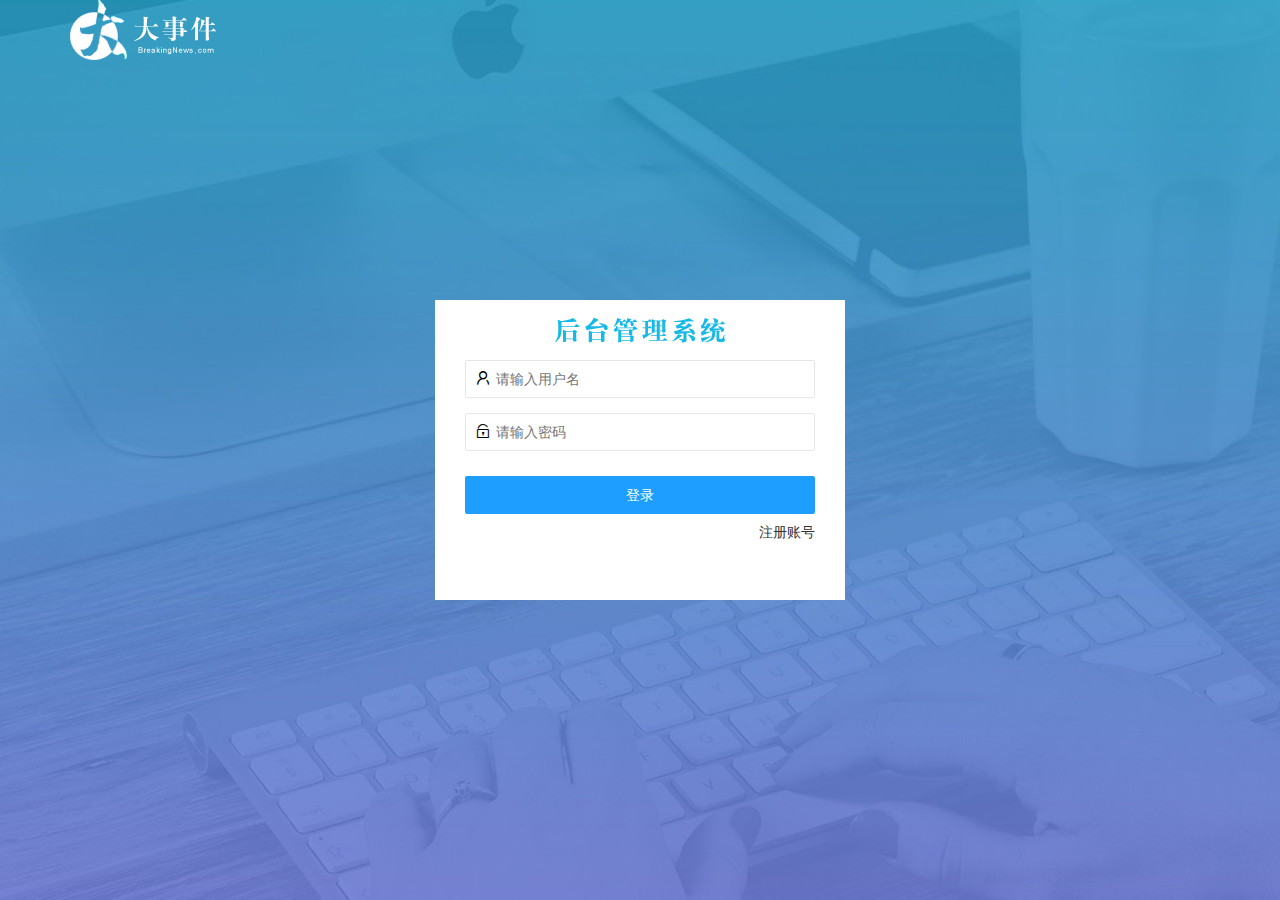
<file: index.html>
<!DOCTYPE html>
<html lang="en">

<head>
    <meta charset="UTF-8">
    <meta http-equiv="X-UA-Compatible" content="IE=edge">
    <meta name="viewport" content="width=device-width, initial-scale=1.0">
    <title>首页</title>
    <script>
        if (localStorage.getItem('token') === null) {
             location.href = './login.html';
        }
    </script>
    <link rel="stylesheet" href="./assets/lib/layui/css/layui.css" />
    <link rel="stylesheet" href="./assets/fonts/iconfont.css">
    <link rel="stylesheet" href="./assets/css/index.css" />
</head>

<body>
    <div class="layui-layout layui-layout-admin">
        <div class="layui-header">
            <div class="layui-logo layui-hide-xs layui-bg-black">
                <img src="./assets/images/logo.png" alt="">
            </div>
            <!-- 头部区域（可配合layui 已有的水平导航） -->
            <ul class="layui-nav layui-layout-left">
                <!-- 移动端显示 -->
                <li class="layui-nav-item layui-show-xs-inline-block layui-hide-sm" lay-header-event="menuLeft">
                    <i class="layui-icon layui-icon-spread-left"></i>
                </li>

            </ul>
            <ul class="layui-nav layui-layout-right">
                <li class="layui-nav-item layui-hide layui-show-md-inline-block">

                    <!-- 右侧个人中心的头像 -->
                    <a href="javascript:;">
                        <img src="//tva1.sinaimg.cn/crop.0.0.118.118.180/5db11ff4gw1e77d3nqrv8j203b03cweg.jpg"
                            class="layui-nav-img">
                        个人中心
                        <span class="text-avatar"></span>
                    </a>
                    <dl class="layui-nav-child">
                        <dd><a href="./user/user_info.html" target="fm">基本资料</a></dd>
                        <dd><a href="./user/user_avatar.html" target="fm">更换头像</a></dd>
                        <dd><a href="./user/user_pwd.html" target="fm">修改密码</a></dd>
                    </dl>
                    
                </li>
                <li class="layui-nav-item" lay-header-event="menuRight" lay-unselect>
                    <a href="javascript:;" id="exit-btn">
                        退出
                    </a>
                </li>
            </ul>
        </div>

        <div class="layui-side layui-bg-black">
            <div class="layui-side-scroll">

                <!-- 左侧导航栏上的头像 -->
                <div class="user-info-box">
                    <img src="//tva1.sinaimg.cn/crop.0.0.118.118.180/5db11ff4gw1e77d3nqrv8j203b03cweg.jpg"
                        class="layui-nav-img">
                    <span class="text-avatar"></span>
                    <span id="welcome"></span>
                </div>

                <!-- 左侧导航区域（可配合layui已有的垂直导航） -->
                <ul class="layui-nav layui-nav-tree" lay-filter="test" lay-shrink="all">

                    <li class="layui-nav-item"><a href="./home/dashboard.html" target="fm"><span
                                class="iconfont icon-home"></span>首页</a></li>

                    <li class="layui-nav-item">
                        <a class="" href="javascript:;"><span class="iconfont icon-16"></span>文章管理</a>
                        <dl class="layui-nav-child">
                            <dd><a href="./article/art_cate.html" target="fm"><i class="layui-icon layui-icon-file"></i> 文章类别</a></dd>
                            <dd><a href="./article/art_list.html" target="fm" id="art-list"><i class="layui-icon layui-icon-list"></i> 文章列表</a></dd>
                            <dd><a href="./article/art_publish.html" target="fm" id="pub-article"><i class="layui-icon layui-icon-release"></i> 发布文章</a></dd>
                        </dl>
                    </li>

                    <li class="layui-nav-item">
                        <a href="javascript:;"><span class="iconfont icon-user"></span>个人中心</a>
                        <dl class="layui-nav-child">
                            <dd><a href="./user/user_info.html" target="fm"><i class="layui-icon layui-icon-tabs"></i>基本资料</a></dd>
                            <dd><a href="./user/user_avatar.html" target="fm"><i class="layui-icon layui-icon-picture-fine"></i>更换头像</a></dd>
                            <dd><a href="./user/user_pwd.html" target="fm"><i class="layui-icon layui-icon-set"></i>修改密码</a></dd>
                        </dl>
                    </li>

                </ul>
            </div>
        </div>

        <div class="layui-body">
            <!-- 内容主体区域 -->
            <iframe src="./home/dashboard.html" frameborder="0" name="fm"></iframe>
        </div>

        <div class="layui-footer ">
            <!-- 底部固定区域 -->
            www.bigevent.cn &copy; 大事件
        </div>
    </div>

    <script src="./assets/lib/layui/layui.all.js"></script>
    <script src="./assets/lib/jquery.js"></script>
    <script src="./assets/js/baseAPI.js"></script>
    <script src="./assets/js/index.js"></script>

</body>

</html>

</html>
</file>
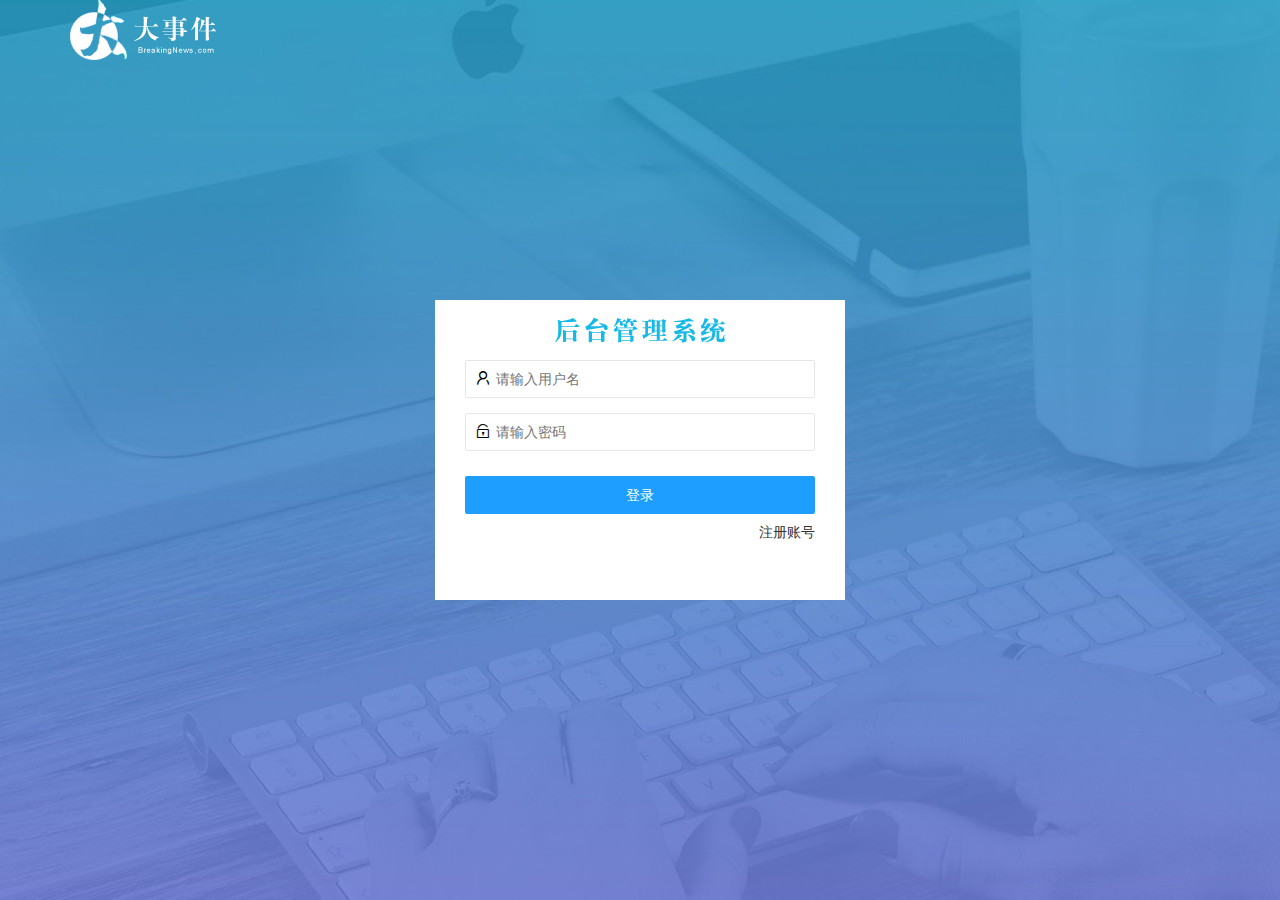
<file: login.html>
<!DOCTYPE html>
<html lang="en">

<head>
    <meta charset="UTF-8">
    <meta http-equiv="X-UA-Compatible" content="IE=edge">
    <meta name="viewport" content="width=device-width, initial-scale=1.0">
    <title>大事件-登录/注册</title>
    <link rel="stylesheet" href="./assets/css/login.css">
    <!-- 导入 layui 样式 -->
    <link rel="stylesheet" href="./assets/lib/layui/css/layui.css">
</head>

<body>

    <!-- 版心 -->
    <div class="layui-main">
        <img src="./assets/images/logo.png" alt="">
    </div>

    <!-- 登录/注册 -->
    <div class="loginRegBox">
        <div class="title-box"></div>
        
        <!-- 登录 -->
        <div class="login-box">

            <form class="layui-form" action="" id="login-form">
                <div class="layui-form-item">
                    <div class="layui-input-block">
                        <i class="layui-icon layui-icon-username"></i>
                        <input type="text" name="username" required  lay-verify="required" placeholder="请输入用户名" autocomplete="off" class="layui-input login-username">
                    </div>
                </div>
                <div class="layui-form-item">
                    <div class="layui-input-block">
                        <i class="layui-icon layui-icon-password"></i>
                        <input type="password" name="password" required  lay-verify="required|pwd" placeholder="请输入密码" autocomplete="off" class="layui-input login-pwd" />
                    </div>
                </div>
                <button class="layui-btn layui-btn-fluid layui-btn-normal btn-submit" lay-submit>登录</button>
                <a href="javascript:;" id="to-register" class="links">注册账号</a>
            </form>

        </div>
   
         <!-- 注册 -->
         <div class="reg-box">

            <form class="layui-form" action="" id="reg-form">
                <div class="layui-form-item">
                    <div class="layui-input-block">
                        <i class="layui-icon layui-icon-username"></i>
                        <input type="text" name="username" required  lay-verify="required" placeholder="请输入用户名" autocomplete="off" class="layui-input login-username" id="reg-user-inp" />
                    </div>
                </div>
                <div class="layui-form-item">
                    <div class="layui-input-block">
                        <i class="layui-icon layui-icon-password"></i>
                        <input type="password" name="password" required  lay-verify="required|pwd" placeholder="请输入密码" autocomplete="off" class="layui-input login-pwd" id="reg-pwd-inp"/>
                    </div>
                </div>
                <div class="layui-form-item">
                    <div class="layui-input-block">
                        <i class="layui-icon layui-icon-password"></i>
                        <input type="password" name="title" required  lay-verify="required|pwd|repwd" placeholder="请再次输入密码" autocomplete="off" class="layui-input login-pwd" />
                    </div>
                </div>
                <button class="layui-btn layui-btn-fluid layui-btn-normal btn-submit" lay-submit>注册</button>
                <a href="javascript:;" id="to-login" class="links">已有账号？去登录</a>
            </form>
            
        </div>
        
    </div>

    <script src="./assets/lib/layui/layui.all.js"></script>
    <script src="./assets/lib/jquery.js"></script>
    <script src="./assets/js/baseAPI.js"></script>
    <script src="./assets/js/login.js"></script>
    
</body>

</html>
</file>
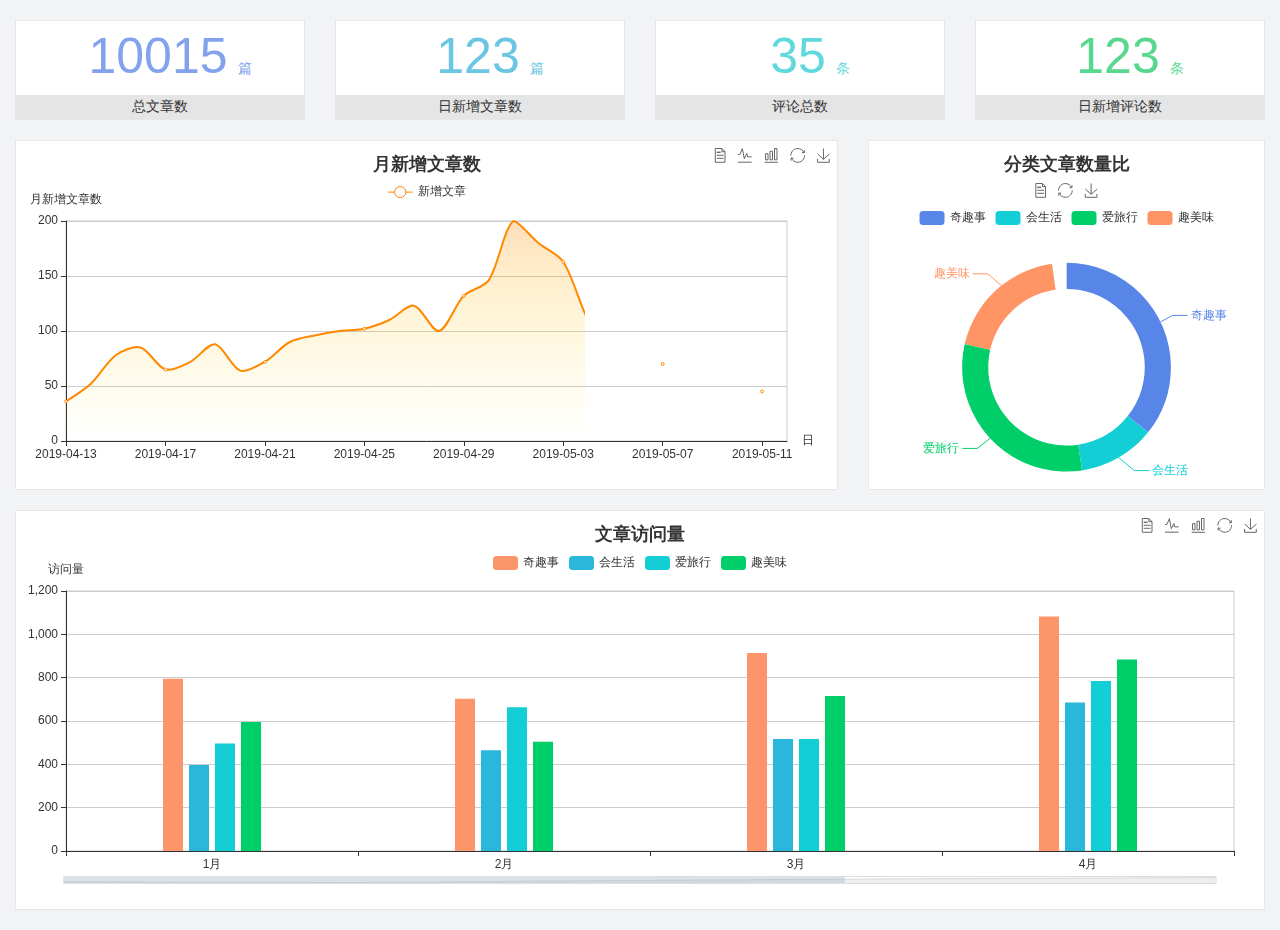
<file: home/dashboard.html>
<!DOCTYPE html>
<html lang="en">

<head>
  <meta charset="UTF-8">
  <meta name="viewport" content="width=device-width, initial-scale=1.0">
  <meta http-equiv="X-UA-Compatible" content="ie=edge">
  <title>图表统计</title>
  <link rel="stylesheet" href="../../assets/lib/bootstrap.css" />
  <link rel="stylesheet" href="../../assets/lib/main.css" />
  <script src="../../assets/lib/jquery.js"></script>
  <script type="text/javascript" src="../../assets/lib/echarts.min.js"></script>
</head>

<body>
  <!-- init -->
  <div class="container-fluid">
    <div class="row spannel_list">
      <div class="col-sm-3 col-xs-6">
        <div class="spannel">
          <em>10015</em><span>篇</span>
          <b>总文章数</b>
        </div>
      </div>
      <div class="col-sm-3 col-xs-6">
        <div class="spannel scolor01">
          <em>123</em><span>篇</span>
          <b>日新增文章数</b>
        </div>
      </div>
      <div class="col-sm-3 col-xs-6">
        <div class="spannel scolor02">
          <em>35</em><span>条</span>
          <b>评论总数</b>
        </div>
      </div>
      <div class="col-sm-3 col-xs-6">
        <div class="spannel scolor03">
          <em>123</em><span>条</span>
          <b>日新增评论数</b>
        </div>
      </div>
    </div>
  </div>

  <div class="container-fluid">
    <div class="row curve-pie">
      <div class="col-lg-8 col-md-8">
        <div class="gragh_pannel" id="curve_show"></div>
      </div>
      <div class="col-lg-4 col-md-4">
        <div class="gragh_pannel" id="pie_show"></div>
      </div>
    </div>
  </div>

  <div class="container-fluid">
    <div class="column_pannel" id="column_show"></div>
  </div>

  <script>
    var oChart = echarts.init(document.getElementById('curve_show'));
    var aList_all = [
      { 'count': 36, 'date': '2019-04-13' },
      { 'count': 52, 'date': '2019-04-14' },
      { 'count': 78, 'date': '2019-04-15' },
      { 'count': 85, 'date': '2019-04-16' },
      { 'count': 65, 'date': '2019-04-17' },
      { 'count': 72, 'date': '2019-04-18' },
      { 'count': 88, 'date': '2019-04-19' },
      { 'count': 64, 'date': '2019-04-20' },
      { 'count': 72, 'date': '2019-04-21' },
      { 'count': 90, 'date': '2019-04-22' },
      { 'count': 96, 'date': '2019-04-23' },
      { 'count': 100, 'date': '2019-04-24' },
      { 'count': 102, 'date': '2019-04-25' },
      { 'count': 110, 'date': '2019-04-26' },
      { 'count': 123, 'date': '2019-04-27' },
      { 'count': 100, 'date': '2019-04-28' },
      { 'count': 132, 'date': '2019-04-29' },
      { 'count': 146, 'date': '2019-04-30' },
      { 'count': 200, 'date': '2019-05-01' },
      { 'count': 180, 'date': '2019-05-02' },
      { 'count': 163, 'date': '2019-05-03' },
      { 'count': 110, 'date': '2019-05-04' },
      { 'count': 80, 'date': '2019-05-05' },
      { 'count': 82, 'date': '2019-05-06' },
      { 'count': 70, 'date': '2019-05-07' },
      { 'count': 65, 'date': '2019-05-08' },
      { 'count': 54, 'date': '2019-05-09' },
      { 'count': 40, 'date': '2019-05-10' },
      { 'count': 45, 'date': '2019-05-11' },
      { 'count': 38, 'date': '2019-05-12' },
    ];

    let aCount = [];
    let aDate = [];

    for (var i = 0; i < aList_all.length; i++) {
      aCount.push(aList_all[i].count);
      aDate.push(aList_all[i].date);
    }

    var chartopt = {
      title: {
        text: '月新增文章数',
        left: 'center',
        top: '10'
      },
      tooltip: {
        trigger: 'axis'
      },
      legend: {
        data: ['新增文章'],
        top: '40'
      },
      toolbox: {
        show: true,
        feature: {
          mark: { show: true },
          dataView: { show: true, readOnly: false },
          magicType: { show: true, type: ['line', 'bar'] },
          restore: { show: true },
          saveAsImage: { show: true }
        }
      },
      calculable: true,
      xAxis: [
        {
          name: '日',
          type: 'category',
          boundaryGap: false,
          data: aDate
        }
      ],
      yAxis: [
        {
          name: '月新增文章数',
          type: 'value'
        }
      ],
      series: [
        {
          name: '新增文章',
          type: 'line',
          smooth: true,
          itemStyle: { normal: { areaStyle: { type: 'default' }, color: '#f80' }, lineStyle: { color: '#f80' } },
          data: aCount
        }],
      areaStyle: {
        normal: {
          color: new echarts.graphic.LinearGradient(0, 0, 0, 1, [{
            offset: 0,
            color: 'rgba(255,136,0,0.39)'
          }, {
            offset: .34,
            color: 'rgba(255,180,0,0.25)'
          }, {
            offset: 1,
            color: 'rgba(255,222,0,0.00)'
          }])

        }
      },
      grid: {
        show: true,
        x: 50,
        x2: 50,
        y: 80,
        height: 220
      }
    };

    oChart.setOption(chartopt);


    var oPie = echarts.init(document.getElementById('pie_show'));
    var oPieopt =
    {
      title: {
        top: 10,
        text: '分类文章数量比',
        x: 'center'
      },
      tooltip: {
        trigger: 'item',
        formatter: "{a} <br/>{b} : {c} ({d}%)"
      },
      color: ['#5885e8', '#13cfd5', '#00ce68', '#ff9565'],
      legend: {
        x: 'center',
        top: 65,
        data: ['奇趣事', '会生活', '爱旅行', '趣美味']
      },
      toolbox: {
        show: true,
        x: 'center',
        top: 35,
        feature: {
          mark: { show: true },
          dataView: { show: true, readOnly: false },
          magicType: {
            show: true,
            type: ['pie', 'funnel'],
            option: {
              funnel: {
                x: '25%',
                width: '50%',
                funnelAlign: 'left',
                max: 1548
              }
            }
          },
          restore: { show: true },
          saveAsImage: { show: true }
        }
      },
      calculable: true,
      series: [
        {
          name: '访问来源',
          type: 'pie',
          radius: ['45%', '60%'],
          center: ['50%', '65%'],
          data: [
            { value: 300, name: '奇趣事' },
            { value: 100, name: '会生活' },
            { value: 260, name: '爱旅行' },
            { value: 180, name: '趣美味' }
          ]
        }
      ]
    };
    oPie.setOption(oPieopt);



    var oColumn = this.echarts.init(document.getElementById('column_show'));
    var oColumnopt =
    {
      title: {
        text: '文章访问量',
        left: 'center',
        top: '10'
      },
      tooltip: {
        trigger: 'axis'
      },
      legend: {
        data: ['奇趣事', '会生活', '爱旅行', '趣美味'],
        top: '40'
      },
      toolbox: {
        show: true,
        feature: {
          mark: { show: true },
          dataView: { show: true, readOnly: false },
          magicType: { show: true, type: ['line', 'bar'] },
          restore: { show: true },
          saveAsImage: { show: true }
        }
      },
      calculable: true,
      xAxis: [
        {
          type: 'category',
          data: ['1月', '2月', '3月', '4月', '5月']
        }
      ],
      yAxis: [
        {
          name: '访问量',
          type: 'value'
        }
      ],
      series: [
        {
          name: '奇趣事',
          type: 'bar',
          barWidth: 20,
          itemStyle: {
            normal: { areaStyle: { type: 'default' }, color: '#fd956a' }
          },
          data: [800, 708, 920, 1090, 1200]
        },
        {
          name: '会生活',
          type: 'bar',
          barWidth: 20,
          itemStyle: {
            normal: { areaStyle: { type: 'default' }, color: '#2bb6db' }
          },
          data: [400, 468, 520, 690, 800]
        },
        {
          name: '爱旅行',
          type: 'bar',
          barWidth: 20,
          itemStyle: {
            normal: { areaStyle: { type: 'default' }, color: '#13cfd5' }
          },
          data: [500, 668, 520, 790, 900]
        },
        {
          name: '趣美味',
          type: 'bar',
          barWidth: 20,
          itemStyle: {
            normal: { areaStyle: { type: 'default' }, color: '#00ce68' }
          },
          data: [600, 508, 720, 890, 1000]
        }
      ],
      grid: {
        show: true,
        x: 50,
        x2: 30,
        y: 80,
        height: 260
      },
      dataZoom: [//给x轴设置滚动条
        {
          start: 0,//默认为0
          end: 100 - 1000 / 31,//默认为100
          type: 'slider',
          show: true,
          xAxisIndex: [0],
          handleSize: 0,//滑动条的 左右2个滑动条的大小
          height: 8,//组件高度
          left: 45, //左边的距离
          right: 50,//右边的距离
          bottom: 26,//右边的距离
          handleColor: '#ddd',//h滑动图标的颜色
          handleStyle: {
            borderColor: "#cacaca",
            borderWidth: "1",
            shadowBlur: 2,
            background: "#ddd",
            shadowColor: "#ddd",
          }
        }]
    };
    oColumn.setOption(oColumnopt);
  </script>
</body>

</html>
</file>
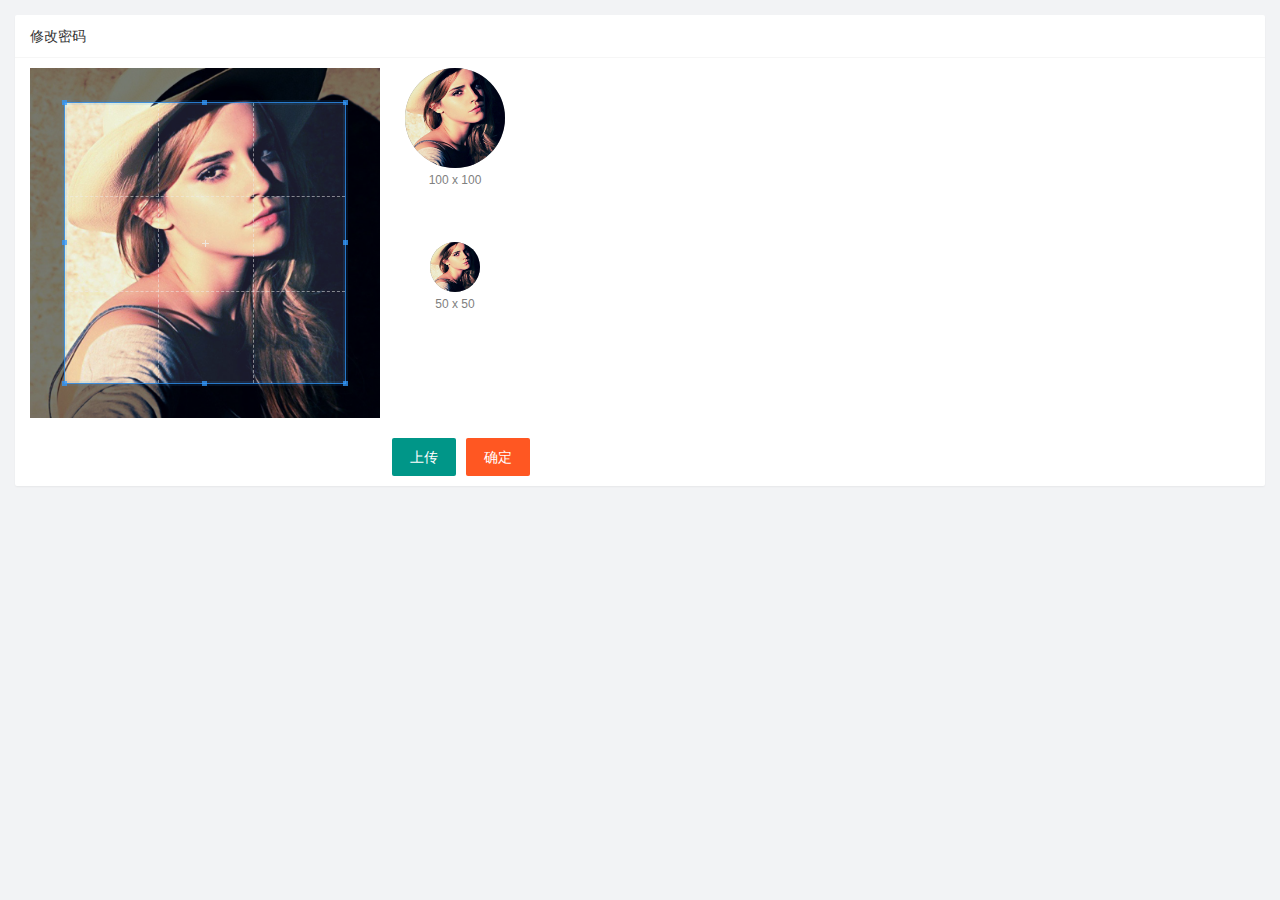
<file: user/user_avatar.html>
<!DOCTYPE html>
<html lang="en">

<head>
    <meta charset="UTF-8">
    <meta http-equiv="X-UA-Compatible" content="IE=edge">
    <meta name="viewport" content="width=device-width, initial-scale=1.0">
    <title>更换头像</title>
    <link rel="stylesheet" href="../assets/lib/layui/css/layui.css">
    <link rel="stylesheet" href="../assets/lib/cropper/cropper.css" />
    <link rel="stylesheet" href="../assets/css/user/user_avatar.css">
</head>

<body>

    <div class="layui-card">
        <div class="layui-card-header">修改密码</div>
        <div class="layui-card-body">
            <!-- 第一行的图片裁剪和预览区域 -->
            <div class="row1">
                <!-- 图片裁剪区域 -->
                <div class="cropper-box">
                    <!-- 这个 img 标签很重要，将来会把它初始化为裁剪区域 -->
                    <img id="image" src="/assets/images/sample.jpg" />
                </div>
                <!-- 图片的预览区域 -->
                <div class="preview-box">
                    <div>
                        <!-- 宽高为 100px 的预览区域 -->
                        <div class="img-preview w100"></div>
                        <p class="size">100 x 100</p>
                    </div>
                    <div>
                        <!-- 宽高为 50px 的预览区域 -->
                        <div class="img-preview w50"></div>
                        <p class="size">50 x 50</p>
                    </div>
                </div>
            </div>

            <!-- 第二行的按钮区域 -->
            <div class="row2">
                <input type="file" name="upload-file" id="file" accept="image/png,image/jpeg">
                <button type="button" class="layui-btn upload-file-btn">上传</button>
                <button type="button" class="layui-btn layui-btn-danger" id="btn-uploadImage">确定</button>
            </div>

        </div>
    </div>

    <script src="../assets/lib/layui/layui.all.js"></script>
    <script src="../assets/lib/jquery.js"></script>
    <script src="../assets/js/baseAPI.js"></script>
    <script src="../assets/lib/cropper/Cropper.js"></script>
    <script src="../assets/lib/cropper/jquery-cropper.js"></script>
    <script src="../assets/js/user/user_avatar.js"></script>

</body>

</html>
</file>
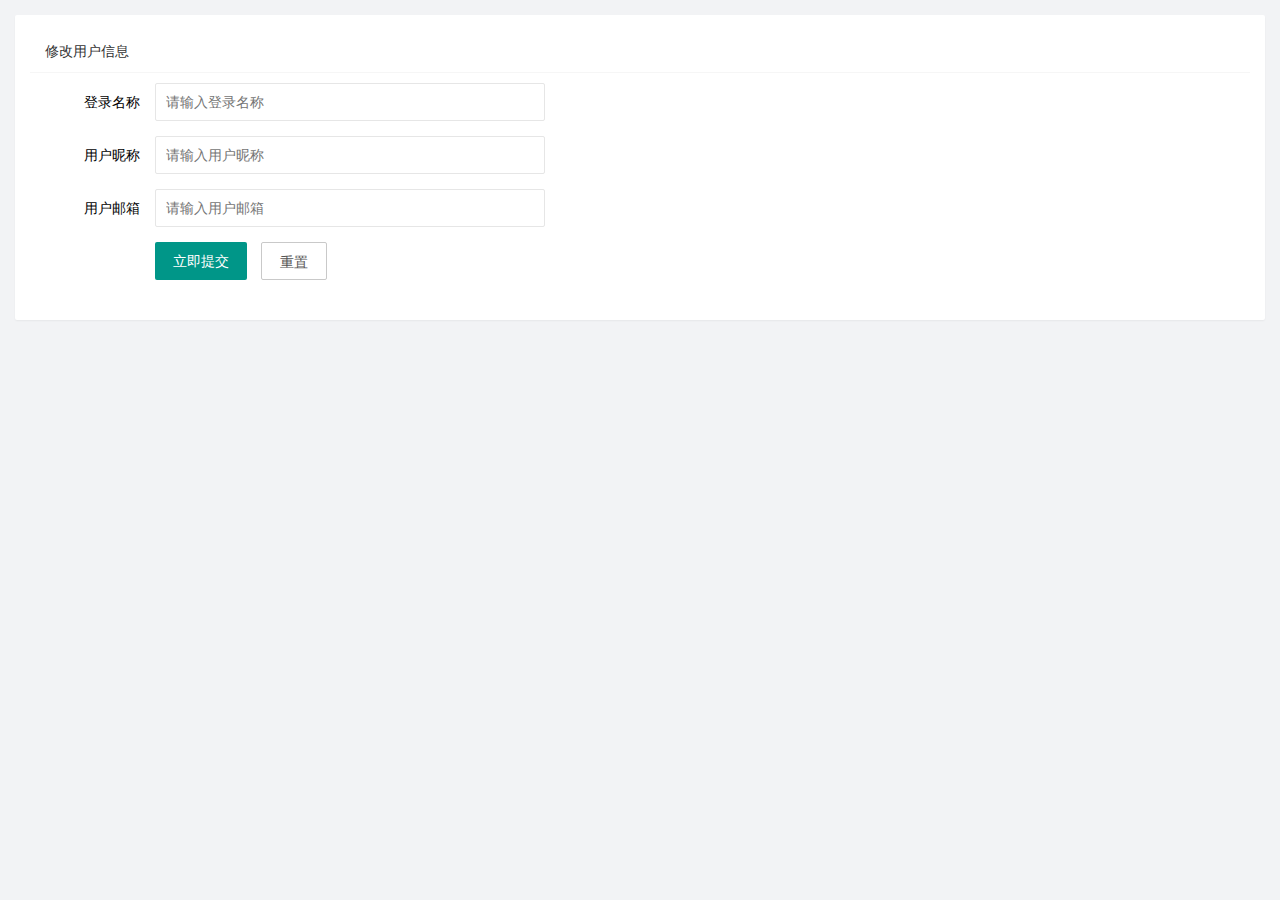
<file: user/user_info.html>
<!DOCTYPE html>
<html lang="en">

<head>
    <meta charset="UTF-8">
    <meta http-equiv="X-UA-Compatible" content="IE=edge">
    <meta name="viewport" content="width=device-width, initial-scale=1.0">
    <title>基本资料</title>
    <link rel="stylesheet" href="../assets/lib/layui/css/layui.css">
    <link rel="stylesheet" href="../assets/css/user/user_info.css">
</head>

<body>

    <div class="layui-card">
        <div class="layui-card-header">修改用户信息</div>
        <div class="layui-card-body">
            <!-- 
                1. lay-filter: 快速填充表单数据的必须属性
                2. form 表单隐藏域 type: hidden
             -->
            <form class="layui-form" lay-filter="formUserInfo">
                <input type="hidden" name="id">
                <div class="layui-form-item">
                    <label class="layui-form-label">登录名称</label>
                    <div class="layui-input-block">
                        <input type="text" name="username" required lay-verify="" placeholder="请输入登录名称"
                            autocomplete="off" class="layui-input username-inp" readonly />
                    </div>
                </div>
                <div class="layui-form-item">
                    <label class="layui-form-label">用户昵称</label>
                    <div class="layui-input-block">
                        <input type="text" name="nickname" required lay-verify="required|nickname" placeholder="请输入用户昵称"
                            autocomplete="off" class="layui-input nickname-inp" />
                    </div>
                </div>
                <div class="layui-form-item">
                    <label class="layui-form-label">用户邮箱</label>
                    <div class="layui-input-block">
                        <input type="text" name="email" required lay-verify="required|email" placeholder="请输入用户邮箱"
                            autocomplete="off" class="layui-input email-inp" />
                    </div>
                </div>

                <div class="layui-form-item">
                    <div class="layui-input-block">
                        <button class="layui-btn" lay-submit lay-filter="formDemo">立即提交</button>
                        <button type="reset" id="btn-reset" class="layui-btn layui-btn-primary">重置</button>
                    </div>
                </div>
            </form>

        </div>
    </div>

    <script src="../assets/lib/layui/layui.all.js"></script>
    <script src="../assets/lib/jquery.js"></script>
    <script src="../assets/js/baseAPI.js"></script>
    <script src="../assets/js/user/user_info.js"></script>
    
</body>

</html>
</file>
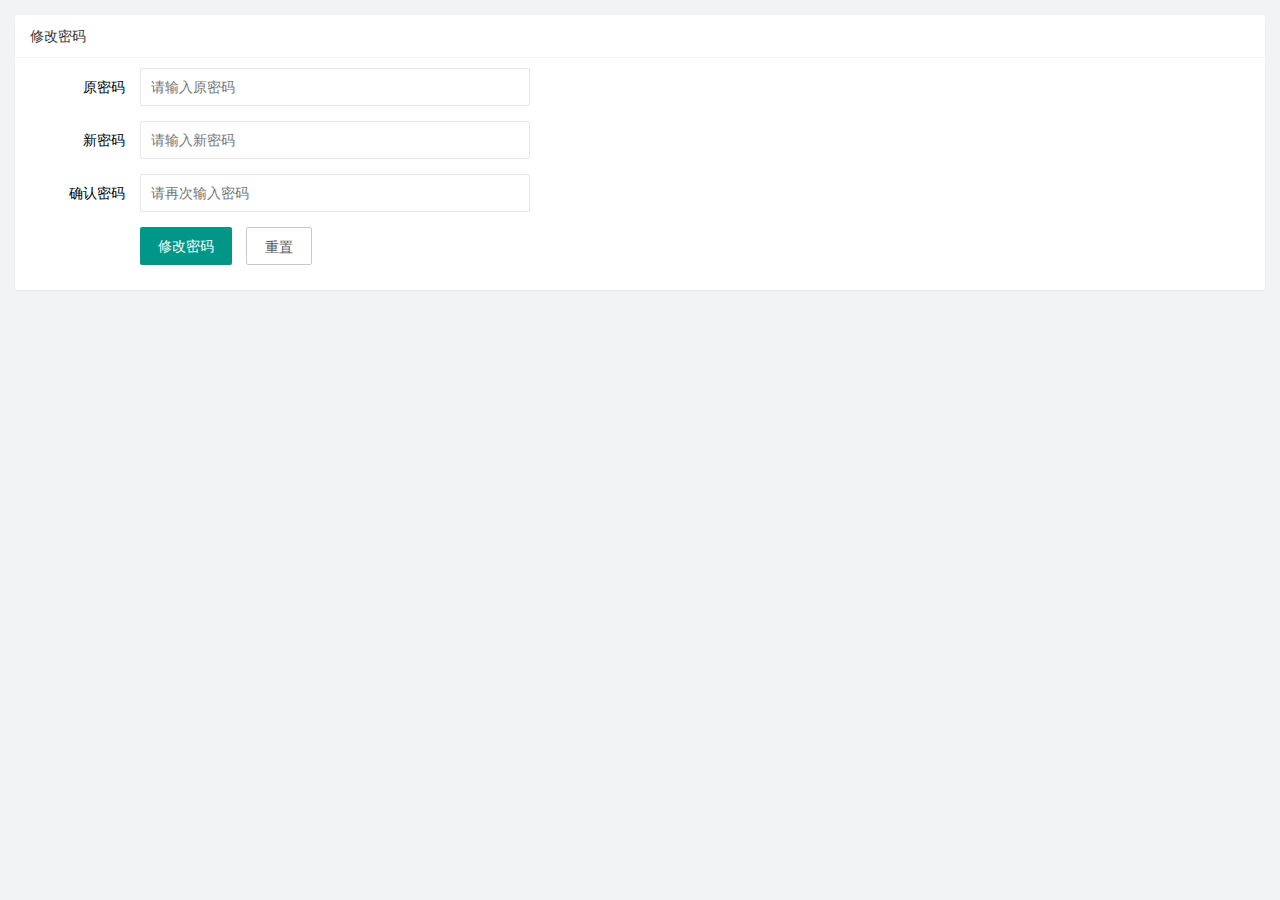
<file: user/user_pwd.html>
<!DOCTYPE html>
<html lang="en">

<head>
    <meta charset="UTF-8">
    <meta http-equiv="X-UA-Compatible" content="IE=edge">
    <meta name="viewport" content="width=device-width, initial-scale=1.0">
    <title>重置密码</title>
    <link rel="stylesheet" href="../assets/lib/layui/css/layui.css">
    <link rel="stylesheet" href="../assets/css/user/user_pwd.css">
</head>

<body>

    <div class="layui-card">
        <div class="layui-card-header">修改密码</div>
        <div class="layui-card-body">
            <!-- 
                1. lay-filter: 快速填充表单数据的必须属性
                2. form 表单隐藏域 type: hidden
             -->
            <form class="layui-form" lay-filter="formUserInfo">
                <input type="hidden" name="id">
                <div class="layui-form-item">
                    <label class="layui-form-label">原密码</label>
                    <div class="layui-input-block">
                        <input type="password" name="oldPwd" required lay-verify="required|pwd" placeholder="请输入原密码"
                            autocomplete="off" class="layui-input username-inp" />
                    </div>
                </div>
                <div class="layui-form-item">
                    <label class="layui-form-label">新密码</label>
                    <div class="layui-input-block">
                        <input type="password" name="newPwd" required lay-verify="required|pwd|samePwd"
                            placeholder="请输入新密码" autocomplete="off" class="layui-input nickname-inp" />
                    </div>
                </div>
                <div class="layui-form-item">
                    <label class="layui-form-label">确认密码</label>
                    <div class="layui-input-block">
                        <input type="password" name="rePwd" required lay-verify="required|pwd|rePwd"
                            placeholder="请再次输入密码" autocomplete="off" class="layui-input email-inp" />
                    </div>
                </div>

                <div class="layui-form-item">
                    <div class="layui-input-block">
                        <button class="layui-btn" lay-submit lay-filter="formDemo">修改密码</button>
                        <button type="reset" id="btn-reset" class="layui-btn layui-btn-primary">重置</button>
                    </div>
                </div>
            </form>

        </div>
    </div>


    <script src="../assets/lib/layui/layui.all.js"></script>
    <script src="../assets/lib/jquery.js"></script>
    <script src="../assets/js/baseAPI.js"></script>
    <script src="../assets/js/user/user_pwd.js"></script>
    
</body>

</html>
</file>
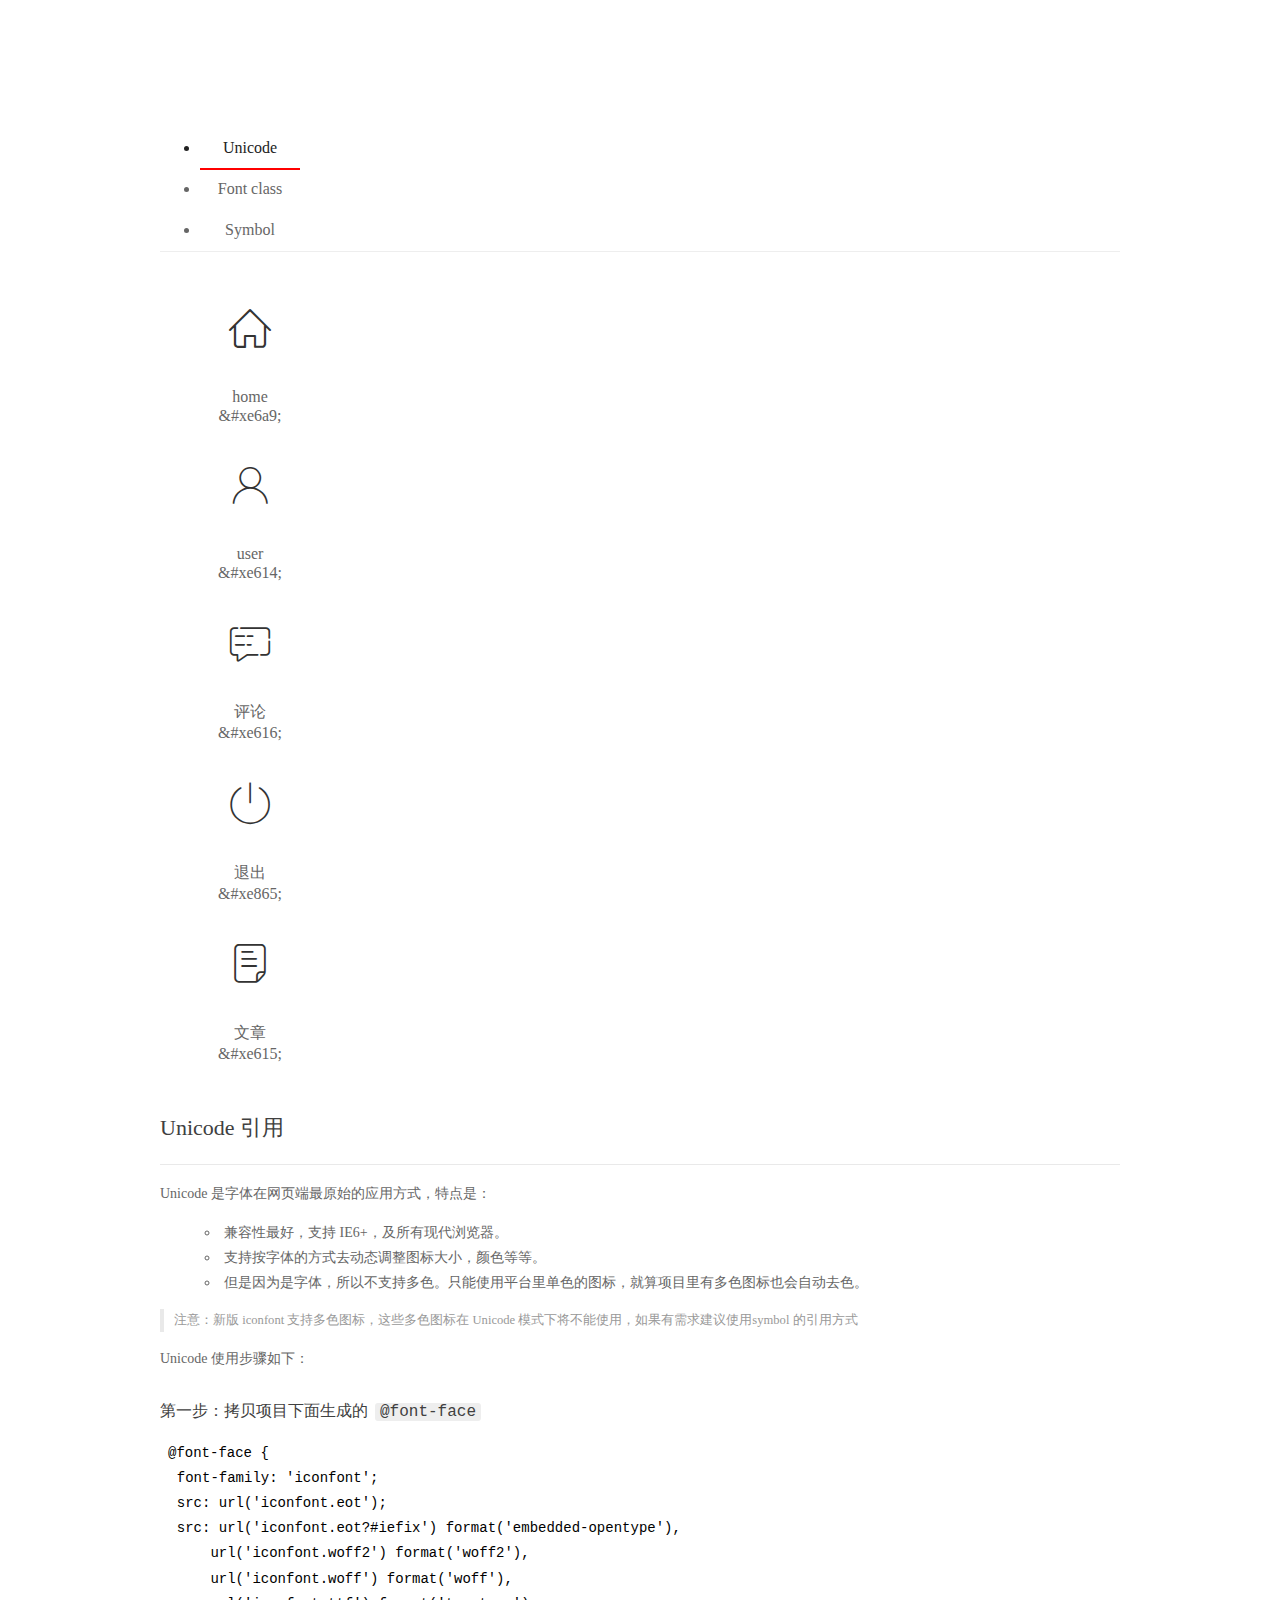
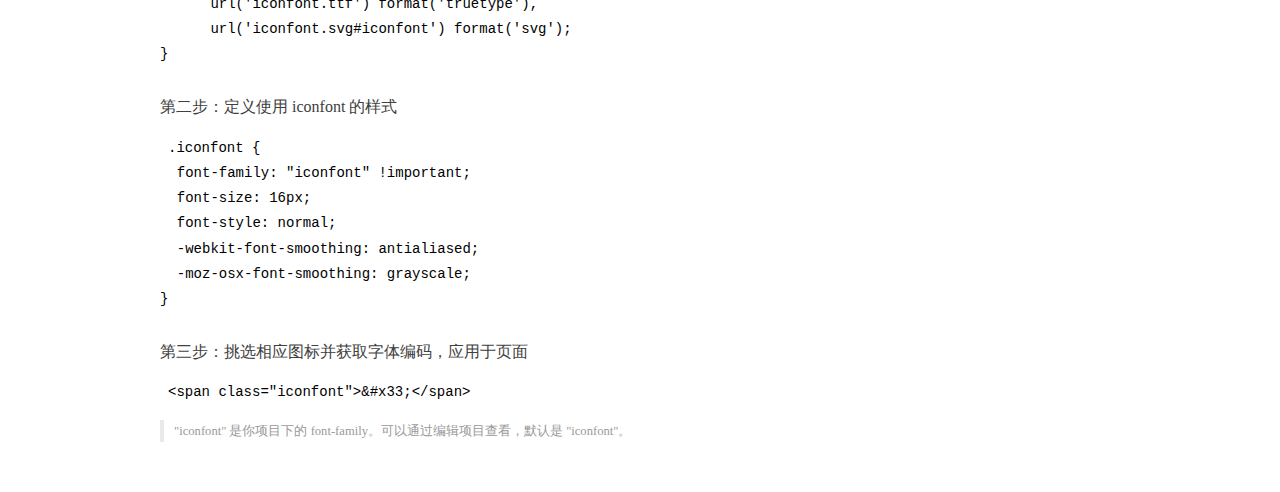
<file: assets/fonts/demo_index.html>
<!DOCTYPE html>
<html>
<head>
  <meta charset="utf-8"/>
  <title>IconFont Demo</title>
  <link rel="shortcut icon" href="https://gtms04.alicdn.com/tps/i4/TB1_oz6GVXXXXaFXpXXJDFnIXXX-64-64.ico" type="image/x-icon"/>
  <link rel="stylesheet" href="https://g.alicdn.com/thx/cube/1.3.2/cube.min.css">
  <link rel="stylesheet" href="demo.css">
  <link rel="stylesheet" href="iconfont.css">
  <script src="iconfont.js"></script>
  <!-- jQuery -->
  <script src="https://a1.alicdn.com/oss/uploads/2018/12/26/7bfddb60-08e8-11e9-9b04-53e73bb6408b.js"></script>
  <!-- 代码高亮 -->
  <script src="https://a1.alicdn.com/oss/uploads/2018/12/26/a3f714d0-08e6-11e9-8a15-ebf944d7534c.js"></script>
</head>
<body>
  <div class="main">
    <h1 class="logo"><a href="https://www.iconfont.cn/" title="iconfont 首页" target="_blank">&#xe86b;</a></h1>
    <div class="nav-tabs">
      <ul id="tabs" class="dib-box">
        <li class="dib active"><span>Unicode</span></li>
        <li class="dib"><span>Font class</span></li>
        <li class="dib"><span>Symbol</span></li>
      </ul>
      
    </div>
    <div class="tab-container">
      <div class="content unicode" style="display: block;">
          <ul class="icon_lists dib-box">
          
            <li class="dib">
              <span class="icon iconfont">&#xe6a9;</span>
                <div class="name">home</div>
                <div class="code-name">&amp;#xe6a9;</div>
              </li>
          
            <li class="dib">
              <span class="icon iconfont">&#xe614;</span>
                <div class="name">user</div>
                <div class="code-name">&amp;#xe614;</div>
              </li>
          
            <li class="dib">
              <span class="icon iconfont">&#xe616;</span>
                <div class="name">评论</div>
                <div class="code-name">&amp;#xe616;</div>
              </li>
          
            <li class="dib">
              <span class="icon iconfont">&#xe865;</span>
                <div class="name">退出</div>
                <div class="code-name">&amp;#xe865;</div>
              </li>
          
            <li class="dib">
              <span class="icon iconfont">&#xe615;</span>
                <div class="name">文章</div>
                <div class="code-name">&amp;#xe615;</div>
              </li>
          
          </ul>
          <div class="article markdown">
          <h2 id="unicode-">Unicode 引用</h2>
          <hr>

          <p>Unicode 是字体在网页端最原始的应用方式，特点是：</p>
          <ul>
            <li>兼容性最好，支持 IE6+，及所有现代浏览器。</li>
            <li>支持按字体的方式去动态调整图标大小，颜色等等。</li>
            <li>但是因为是字体，所以不支持多色。只能使用平台里单色的图标，就算项目里有多色图标也会自动去色。</li>
          </ul>
          <blockquote>
            <p>注意：新版 iconfont 支持多色图标，这些多色图标在 Unicode 模式下将不能使用，如果有需求建议使用symbol 的引用方式</p>
          </blockquote>
          <p>Unicode 使用步骤如下：</p>
          <h3 id="-font-face">第一步：拷贝项目下面生成的 <code>@font-face</code></h3>
<pre><code class="language-css"
>@font-face {
  font-family: 'iconfont';
  src: url('iconfont.eot');
  src: url('iconfont.eot?#iefix') format('embedded-opentype'),
      url('iconfont.woff2') format('woff2'),
      url('iconfont.woff') format('woff'),
      url('iconfont.ttf') format('truetype'),
      url('iconfont.svg#iconfont') format('svg');
}
</code></pre>
          <h3 id="-iconfont-">第二步：定义使用 iconfont 的样式</h3>
<pre><code class="language-css"
>.iconfont {
  font-family: "iconfont" !important;
  font-size: 16px;
  font-style: normal;
  -webkit-font-smoothing: antialiased;
  -moz-osx-font-smoothing: grayscale;
}
</code></pre>
          <h3 id="-">第三步：挑选相应图标并获取字体编码，应用于页面</h3>
<pre>
<code class="language-html"
>&lt;span class="iconfont"&gt;&amp;#x33;&lt;/span&gt;
</code></pre>
          <blockquote>
            <p>"iconfont" 是你项目下的 font-family。可以通过编辑项目查看，默认是 "iconfont"。</p>
          </blockquote>
          </div>
      </div>
      <div class="content font-class">
        <ul class="icon_lists dib-box">
          
          <li class="dib">
            <span class="icon iconfont icon-home"></span>
            <div class="name">
              home
            </div>
            <div class="code-name">.icon-home
            </div>
          </li>
          
          <li class="dib">
            <span class="icon iconfont icon-user"></span>
            <div class="name">
              user
            </div>
            <div class="code-name">.icon-user
            </div>
          </li>
          
          <li class="dib">
            <span class="icon iconfont icon-pinglun"></span>
            <div class="name">
              评论
            </div>
            <div class="code-name">.icon-pinglun
            </div>
          </li>
          
          <li class="dib">
            <span class="icon iconfont icon-tuichu"></span>
            <div class="name">
              退出
            </div>
            <div class="code-name">.icon-tuichu
            </div>
          </li>
          
          <li class="dib">
            <span class="icon iconfont icon-16"></span>
            <div class="name">
              文章
            </div>
            <div class="code-name">.icon-16
            </div>
          </li>
          
        </ul>
        <div class="article markdown">
        <h2 id="font-class-">font-class 引用</h2>
        <hr>

        <p>font-class 是 Unicode 使用方式的一种变种，主要是解决 Unicode 书写不直观，语意不明确的问题。</p>
        <p>与 Unicode 使用方式相比，具有如下特点：</p>
        <ul>
          <li>兼容性良好，支持 IE8+，及所有现代浏览器。</li>
          <li>相比于 Unicode 语意明确，书写更直观。可以很容易分辨这个 icon 是什么。</li>
          <li>因为使用 class 来定义图标，所以当要替换图标时，只需要修改 class 里面的 Unicode 引用。</li>
          <li>不过因为本质上还是使用的字体，所以多色图标还是不支持的。</li>
        </ul>
        <p>使用步骤如下：</p>
        <h3 id="-fontclass-">第一步：引入项目下面生成的 fontclass 代码：</h3>
<pre><code class="language-html">&lt;link rel="stylesheet" href="./iconfont.css"&gt;
</code></pre>
        <h3 id="-">第二步：挑选相应图标并获取类名，应用于页面：</h3>
<pre><code class="language-html">&lt;span class="iconfont icon-xxx"&gt;&lt;/span&gt;
</code></pre>
        <blockquote>
          <p>"
            iconfont" 是你项目下的 font-family。可以通过编辑项目查看，默认是 "iconfont"。</p>
        </blockquote>
      </div>
      </div>
      <div class="content symbol">
          <ul class="icon_lists dib-box">
          
            <li class="dib">
                <svg class="icon svg-icon" aria-hidden="true">
                  <use xlink:href="#icon-home"></use>
                </svg>
                <div class="name">home</div>
                <div class="code-name">#icon-home</div>
            </li>
          
            <li class="dib">
                <svg class="icon svg-icon" aria-hidden="true">
                  <use xlink:href="#icon-user"></use>
                </svg>
                <div class="name">user</div>
                <div class="code-name">#icon-user</div>
            </li>
          
            <li class="dib">
                <svg class="icon svg-icon" aria-hidden="true">
                  <use xlink:href="#icon-pinglun"></use>
                </svg>
                <div class="name">评论</div>
                <div class="code-name">#icon-pinglun</div>
            </li>
          
            <li class="dib">
                <svg class="icon svg-icon" aria-hidden="true">
                  <use xlink:href="#icon-tuichu"></use>
                </svg>
                <div class="name">退出</div>
                <div class="code-name">#icon-tuichu</div>
            </li>
          
            <li class="dib">
                <svg class="icon svg-icon" aria-hidden="true">
                  <use xlink:href="#icon-16"></use>
                </svg>
                <div class="name">文章</div>
                <div class="code-name">#icon-16</div>
            </li>
          
          </ul>
          <div class="article markdown">
          <h2 id="symbol-">Symbol 引用</h2>
          <hr>

          <p>这是一种全新的使用方式，应该说这才是未来的主流，也是平台目前推荐的用法。相关介绍可以参考这篇<a href="">文章</a>
            这种用法其实是做了一个 SVG 的集合，与另外两种相比具有如下特点：</p>
          <ul>
            <li>支持多色图标了，不再受单色限制。</li>
            <li>通过一些技巧，支持像字体那样，通过 <code>font-size</code>, <code>color</code> 来调整样式。</li>
            <li>兼容性较差，支持 IE9+，及现代浏览器。</li>
            <li>浏览器渲染 SVG 的性能一般，还不如 png。</li>
          </ul>
          <p>使用步骤如下：</p>
          <h3 id="-symbol-">第一步：引入项目下面生成的 symbol 代码：</h3>
<pre><code class="language-html">&lt;script src="./iconfont.js"&gt;&lt;/script&gt;
</code></pre>
          <h3 id="-css-">第二步：加入通用 CSS 代码（引入一次就行）：</h3>
<pre><code class="language-html">&lt;style&gt;
.icon {
  width: 1em;
  height: 1em;
  vertical-align: -0.15em;
  fill: currentColor;
  overflow: hidden;
}
&lt;/style&gt;
</code></pre>
          <h3 id="-">第三步：挑选相应图标并获取类名，应用于页面：</h3>
<pre><code class="language-html">&lt;svg class="icon" aria-hidden="true"&gt;
  &lt;use xlink:href="#icon-xxx"&gt;&lt;/use&gt;
&lt;/svg&gt;
</code></pre>
          </div>
      </div>

    </div>
  </div>
  <script>
  $(document).ready(function () {
      $('.tab-container .content:first').show()

      $('#tabs li').click(function (e) {
        var tabContent = $('.tab-container .content')
        var index = $(this).index()

        if ($(this).hasClass('active')) {
          return
        } else {
          $('#tabs li').removeClass('active')
          $(this).addClass('active')

          tabContent.hide().eq(index).fadeIn()
        }
      })
    })
  </script>
</body>
</html>
</file>
<file: assets/lib/layui/css/layui.css>
/** layui-v2.5.5 MIT License By https://www.layui.com */
 .layui-inline,img{display:inline-block;vertical-align:middle}h1,h2,h3,h4,h5,h6{font-weight:400}.layui-edge,.layui-header,.layui-inline,.layui-main{position:relative}.layui-body,.layui-edge,.layui-elip{overflow:hidden}.layui-btn,.layui-edge,.layui-inline,img{vertical-align:middle}.layui-btn,.layui-disabled,.layui-icon,.layui-unselect{-moz-user-select:none;-webkit-user-select:none;-ms-user-select:none}.layui-elip,.layui-form-checkbox span,.layui-form-pane .layui-form-label{text-overflow:ellipsis;white-space:nowrap}.layui-breadcrumb,.layui-tree-btnGroup{visibility:hidden}blockquote,body,button,dd,div,dl,dt,form,h1,h2,h3,h4,h5,h6,input,li,ol,p,pre,td,textarea,th,ul{margin:0;padding:0;-webkit-tap-highlight-color:rgba(0,0,0,0)}a:active,a:hover{outline:0}img{border:none}li{list-style:none}table{border-collapse:collapse;border-spacing:0}h4,h5,h6{font-size:100%}button,input,optgroup,option,select,textarea{font-family:inherit;font-size:inherit;font-style:inherit;font-weight:inherit;outline:0}pre{white-space:pre-wrap;white-space:-moz-pre-wrap;white-space:-pre-wrap;white-space:-o-pre-wrap;word-wrap:break-word}body{line-height:24px;font:14px Helvetica Neue,Helvetica,PingFang SC,Tahoma,Arial,sans-serif}hr{height:1px;margin:10px 0;border:0;clear:both}a{color:#333;text-decoration:none}a:hover{color:#777}a cite{font-style:normal;*cursor:pointer}.layui-border-box,.layui-border-box *{box-sizing:border-box}.layui-box,.layui-box *{box-sizing:content-box}.layui-clear{clear:both;*zoom:1}.layui-clear:after{content:'\20';clear:both;*zoom:1;display:block;height:0}.layui-inline{*display:inline;*zoom:1}.layui-edge{display:inline-block;width:0;height:0;border-width:6px;border-style:dashed;border-color:transparent}.layui-edge-top{top:-4px;border-bottom-color:#999;border-bottom-style:solid}.layui-edge-right{border-left-color:#999;border-left-style:solid}.layui-edge-bottom{top:2px;border-top-color:#999;border-top-style:solid}.layui-edge-left{border-right-color:#999;border-right-style:solid}.layui-disabled,.layui-disabled:hover{color:#d2d2d2!important;cursor:not-allowed!important}.layui-circle{border-radius:100%}.layui-show{display:block!important}.layui-hide{display:none!important}@font-face{font-family:layui-icon;src:url(../font/iconfont.eot?v=250);src:url(../font/iconfont.eot?v=250#iefix) format('embedded-opentype'),url(../font/iconfont.woff2?v=250) format('woff2'),url(../font/iconfont.woff?v=250) format('woff'),url(../font/iconfont.ttf?v=250) format('truetype'),url(../font/iconfont.svg?v=250#layui-icon) format('svg')}.layui-icon{font-family:layui-icon!important;font-size:16px;font-style:normal;-webkit-font-smoothing:antialiased;-moz-osx-font-smoothing:grayscale}.layui-icon-reply-fill:before{content:"\e611"}.layui-icon-set-fill:before{content:"\e614"}.layui-icon-menu-fill:before{content:"\e60f"}.layui-icon-search:before{content:"\e615"}.layui-icon-share:before{content:"\e641"}.layui-icon-set-sm:before{content:"\e620"}.layui-icon-engine:before{content:"\e628"}.layui-icon-close:before{content:"\1006"}.layui-icon-close-fill:before{content:"\1007"}.layui-icon-chart-screen:before{content:"\e629"}.layui-icon-star:before{content:"\e600"}.layui-icon-circle-dot:before{content:"\e617"}.layui-icon-chat:before{content:"\e606"}.layui-icon-release:before{content:"\e609"}.layui-icon-list:before{content:"\e60a"}.layui-icon-chart:before{content:"\e62c"}.layui-icon-ok-circle:before{content:"\1005"}.layui-icon-layim-theme:before{content:"\e61b"}.layui-icon-table:before{content:"\e62d"}.layui-icon-right:before{content:"\e602"}.layui-icon-left:before{content:"\e603"}.layui-icon-cart-simple:before{content:"\e698"}.layui-icon-face-cry:before{content:"\e69c"}.layui-icon-face-smile:before{content:"\e6af"}.layui-icon-survey:before{content:"\e6b2"}.layui-icon-tree:before{content:"\e62e"}.layui-icon-upload-circle:before{content:"\e62f"}.layui-icon-add-circle:before{content:"\e61f"}.layui-icon-download-circle:before{content:"\e601"}.layui-icon-templeate-1:before{content:"\e630"}.layui-icon-util:before{content:"\e631"}.layui-icon-face-surprised:before{content:"\e664"}.layui-icon-edit:before{content:"\e642"}.layui-icon-speaker:before{content:"\e645"}.layui-icon-down:before{content:"\e61a"}.layui-icon-file:before{content:"\e621"}.layui-icon-layouts:before{content:"\e632"}.layui-icon-rate-half:before{content:"\e6c9"}.layui-icon-add-circle-fine:before{content:"\e608"}.layui-icon-prev-circle:before{content:"\e633"}.layui-icon-read:before{content:"\e705"}.layui-icon-404:before{content:"\e61c"}.layui-icon-carousel:before{content:"\e634"}.layui-icon-help:before{content:"\e607"}.layui-icon-code-circle:before{content:"\e635"}.layui-icon-water:before{content:"\e636"}.layui-icon-username:before{content:"\e66f"}.layui-icon-find-fill:before{content:"\e670"}.layui-icon-about:before{content:"\e60b"}.layui-icon-location:before{content:"\e715"}.layui-icon-up:before{content:"\e619"}.layui-icon-pause:before{content:"\e651"}.layui-icon-date:before{content:"\e637"}.layui-icon-layim-uploadfile:before{content:"\e61d"}.layui-icon-delete:before{content:"\e640"}.layui-icon-play:before{content:"\e652"}.layui-icon-top:before{content:"\e604"}.layui-icon-friends:before{content:"\e612"}.layui-icon-refresh-3:before{content:"\e9aa"}.layui-icon-ok:before{content:"\e605"}.layui-icon-layer:before{content:"\e638"}.layui-icon-face-smile-fine:before{content:"\e60c"}.layui-icon-dollar:before{content:"\e659"}.layui-icon-group:before{content:"\e613"}.layui-icon-layim-download:before{content:"\e61e"}.layui-icon-picture-fine:before{content:"\e60d"}.layui-icon-link:before{content:"\e64c"}.layui-icon-diamond:before{content:"\e735"}.layui-icon-log:before{content:"\e60e"}.layui-icon-rate-solid:before{content:"\e67a"}.layui-icon-fonts-del:before{content:"\e64f"}.layui-icon-unlink:before{content:"\e64d"}.layui-icon-fonts-clear:before{content:"\e639"}.layui-icon-triangle-r:before{content:"\e623"}.layui-icon-circle:before{content:"\e63f"}.layui-icon-radio:before{content:"\e643"}.layui-icon-align-center:before{content:"\e647"}.layui-icon-align-right:before{content:"\e648"}.layui-icon-align-left:before{content:"\e649"}.layui-icon-loading-1:before{content:"\e63e"}.layui-icon-return:before{content:"\e65c"}.layui-icon-fonts-strong:before{content:"\e62b"}.layui-icon-upload:before{content:"\e67c"}.layui-icon-dialogue:before{content:"\e63a"}.layui-icon-video:before{content:"\e6ed"}.layui-icon-headset:before{content:"\e6fc"}.layui-icon-cellphone-fine:before{content:"\e63b"}.layui-icon-add-1:before{content:"\e654"}.layui-icon-face-smile-b:before{content:"\e650"}.layui-icon-fonts-html:before{content:"\e64b"}.layui-icon-form:before{content:"\e63c"}.layui-icon-cart:before{content:"\e657"}.layui-icon-camera-fill:before{content:"\e65d"}.layui-icon-tabs:before{content:"\e62a"}.layui-icon-fonts-code:before{content:"\e64e"}.layui-icon-fire:before{content:"\e756"}.layui-icon-set:before{content:"\e716"}.layui-icon-fonts-u:before{content:"\e646"}.layui-icon-triangle-d:before{content:"\e625"}.layui-icon-tips:before{content:"\e702"}.layui-icon-picture:before{content:"\e64a"}.layui-icon-more-vertical:before{content:"\e671"}.layui-icon-flag:before{content:"\e66c"}.layui-icon-loading:before{content:"\e63d"}.layui-icon-fonts-i:before{content:"\e644"}.layui-icon-refresh-1:before{content:"\e666"}.layui-icon-rmb:before{content:"\e65e"}.layui-icon-home:before{content:"\e68e"}.layui-icon-user:before{content:"\e770"}.layui-icon-notice:before{content:"\e667"}.layui-icon-login-weibo:before{content:"\e675"}.layui-icon-voice:before{content:"\e688"}.layui-icon-upload-drag:before{content:"\e681"}.layui-icon-login-qq:before{content:"\e676"}.layui-icon-snowflake:before{content:"\e6b1"}.layui-icon-file-b:before{content:"\e655"}.layui-icon-template:before{content:"\e663"}.layui-icon-auz:before{content:"\e672"}.layui-icon-console:before{content:"\e665"}.layui-icon-app:before{content:"\e653"}.layui-icon-prev:before{content:"\e65a"}.layui-icon-website:before{content:"\e7ae"}.layui-icon-next:before{content:"\e65b"}.layui-icon-component:before{content:"\e857"}.layui-icon-more:before{content:"\e65f"}.layui-icon-login-wechat:before{content:"\e677"}.layui-icon-shrink-right:before{content:"\e668"}.layui-icon-spread-left:before{content:"\e66b"}.layui-icon-camera:before{content:"\e660"}.layui-icon-note:before{content:"\e66e"}.layui-icon-refresh:before{content:"\e669"}.layui-icon-female:before{content:"\e661"}.layui-icon-male:before{content:"\e662"}.layui-icon-password:before{content:"\e673"}.layui-icon-senior:before{content:"\e674"}.layui-icon-theme:before{content:"\e66a"}.layui-icon-tread:before{content:"\e6c5"}.layui-icon-praise:before{content:"\e6c6"}.layui-icon-star-fill:before{content:"\e658"}.layui-icon-rate:before{content:"\e67b"}.layui-icon-template-1:before{content:"\e656"}.layui-icon-vercode:before{content:"\e679"}.layui-icon-cellphone:before{content:"\e678"}.layui-icon-screen-full:before{content:"\e622"}.layui-icon-screen-restore:before{content:"\e758"}.layui-icon-cols:before{content:"\e610"}.layui-icon-export:before{content:"\e67d"}.layui-icon-print:before{content:"\e66d"}.layui-icon-slider:before{content:"\e714"}.layui-icon-addition:before{content:"\e624"}.layui-icon-subtraction:before{content:"\e67e"}.layui-icon-service:before{content:"\e626"}.layui-icon-transfer:before{content:"\e691"}.layui-main{width:1140px;margin:0 auto}.layui-header{z-index:1000;height:60px}.layui-header a:hover{transition:all .5s;-webkit-transition:all .5s}.layui-side{position:fixed;left:0;top:0;bottom:0;z-index:999;width:200px;overflow-x:hidden}.layui-side-scroll{position:relative;width:220px;height:100%;overflow-x:hidden}.layui-body{position:absolute;left:200px;right:0;top:0;bottom:0;z-index:998;width:auto;overflow-y:auto;box-sizing:border-box}.layui-layout-body{overflow:hidden}.layui-layout-admin .layui-header{background-color:#23262E}.layui-layout-admin .layui-side{top:60px;width:200px;overflow-x:hidden}.layui-layout-admin .layui-body{position:fixed;top:60px;bottom:44px}.layui-layout-admin .layui-main{width:auto;margin:0 15px}.layui-layout-admin .layui-footer{position:fixed;left:200px;right:0;bottom:0;height:44px;line-height:44px;padding:0 15px;background-color:#eee}.layui-layout-admin .layui-logo{position:absolute;left:0;top:0;width:200px;height:100%;line-height:60px;text-align:center;color:#009688;font-size:16px}.layui-layout-admin .layui-header .layui-nav{background:0 0}.layui-layout-left{position:absolute!important;left:200px;top:0}.layui-layout-right{position:absolute!important;right:0;top:0}.layui-container{position:relative;margin:0 auto;padding:0 15px;box-sizing:border-box}.layui-fluid{position:relative;margin:0 auto;padding:0 15px}.layui-row:after,.layui-row:before{content:'';display:block;clear:both}.layui-col-lg1,.layui-col-lg10,.layui-col-lg11,.layui-col-lg12,.layui-col-lg2,.layui-col-lg3,.layui-col-lg4,.layui-col-lg5,.layui-col-lg6,.layui-col-lg7,.layui-col-lg8,.layui-col-lg9,.layui-col-md1,.layui-col-md10,.layui-col-md11,.layui-col-md12,.layui-col-md2,.layui-col-md3,.layui-col-md4,.layui-col-md5,.layui-col-md6,.layui-col-md7,.layui-col-md8,.layui-col-md9,.layui-col-sm1,.layui-col-sm10,.layui-col-sm11,.layui-col-sm12,.layui-col-sm2,.layui-col-sm3,.layui-col-sm4,.layui-col-sm5,.layui-col-sm6,.layui-col-sm7,.layui-col-sm8,.layui-col-sm9,.layui-col-xs1,.layui-col-xs10,.layui-col-xs11,.layui-col-xs12,.layui-col-xs2,.layui-col-xs3,.layui-col-xs4,.layui-col-xs5,.layui-col-xs6,.layui-col-xs7,.layui-col-xs8,.layui-col-xs9{position:relative;display:block;box-sizing:border-box}.layui-col-xs1,.layui-col-xs10,.layui-col-xs11,.layui-col-xs12,.layui-col-xs2,.layui-col-xs3,.layui-col-xs4,.layui-col-xs5,.layui-col-xs6,.layui-col-xs7,.layui-col-xs8,.layui-col-xs9{float:left}.layui-col-xs1{width:8.33333333%}.layui-col-xs2{width:16.66666667%}.layui-col-xs3{width:25%}.layui-col-xs4{width:33.33333333%}.layui-col-xs5{width:41.66666667%}.layui-col-xs6{width:50%}.layui-col-xs7{width:58.33333333%}.layui-col-xs8{width:66.66666667%}.layui-col-xs9{width:75%}.layui-col-xs10{width:83.33333333%}.layui-col-xs11{width:91.66666667%}.layui-col-xs12{width:100%}.layui-col-xs-offset1{margin-left:8.33333333%}.layui-col-xs-offset2{margin-left:16.66666667%}.layui-col-xs-offset3{margin-left:25%}.layui-col-xs-offset4{margin-left:33.33333333%}.layui-col-xs-offset5{margin-left:41.66666667%}.layui-col-xs-offset6{margin-left:50%}.layui-col-xs-offset7{margin-left:58.33333333%}.layui-col-xs-offset8{margin-left:66.66666667%}.layui-col-xs-offset9{margin-left:75%}.layui-col-xs-offset10{margin-left:83.33333333%}.layui-col-xs-offset11{margin-left:91.66666667%}.layui-col-xs-offset12{margin-left:100%}@media screen and (max-width:768px){.layui-hide-xs{display:none!important}.layui-show-xs-block{display:block!important}.layui-show-xs-inline{display:inline!important}.layui-show-xs-inline-block{display:inline-block!important}}@media screen and (min-width:768px){.layui-container{width:750px}.layui-hide-sm{display:none!important}.layui-show-sm-block{display:block!important}.layui-show-sm-inline{display:inline!important}.layui-show-sm-inline-block{display:inline-block!important}.layui-col-sm1,.layui-col-sm10,.layui-col-sm11,.layui-col-sm12,.layui-col-sm2,.layui-col-sm3,.layui-col-sm4,.layui-col-sm5,.layui-col-sm6,.layui-col-sm7,.layui-col-sm8,.layui-col-sm9{float:left}.layui-col-sm1{width:8.33333333%}.layui-col-sm2{width:16.66666667%}.layui-col-sm3{width:25%}.layui-col-sm4{width:33.33333333%}.layui-col-sm5{width:41.66666667%}.layui-col-sm6{width:50%}.layui-col-sm7{width:58.33333333%}.layui-col-sm8{width:66.66666667%}.layui-col-sm9{width:75%}.layui-col-sm10{width:83.33333333%}.layui-col-sm11{width:91.66666667%}.layui-col-sm12{width:100%}.layui-col-sm-offset1{margin-left:8.33333333%}.layui-col-sm-offset2{margin-left:16.66666667%}.layui-col-sm-offset3{margin-left:25%}.layui-col-sm-offset4{margin-left:33.33333333%}.layui-col-sm-offset5{margin-left:41.66666667%}.layui-col-sm-offset6{margin-left:50%}.layui-col-sm-offset7{margin-left:58.33333333%}.layui-col-sm-offset8{margin-left:66.66666667%}.layui-col-sm-offset9{margin-left:75%}.layui-col-sm-offset10{margin-left:83.33333333%}.layui-col-sm-offset11{margin-left:91.66666667%}.layui-col-sm-offset12{margin-left:100%}}@media screen and (min-width:992px){.layui-container{width:970px}.layui-hide-md{display:none!important}.layui-show-md-block{display:block!important}.layui-show-md-inline{display:inline!important}.layui-show-md-inline-block{display:inline-block!important}.layui-col-md1,.layui-col-md10,.layui-col-md11,.layui-col-md12,.layui-col-md2,.layui-col-md3,.layui-col-md4,.layui-col-md5,.layui-col-md6,.layui-col-md7,.layui-col-md8,.layui-col-md9{float:left}.layui-col-md1{width:8.33333333%}.layui-col-md2{width:16.66666667%}.layui-col-md3{width:25%}.layui-col-md4{width:33.33333333%}.layui-col-md5{width:41.66666667%}.layui-col-md6{width:50%}.layui-col-md7{width:58.33333333%}.layui-col-md8{width:66.66666667%}.layui-col-md9{width:75%}.layui-col-md10{width:83.33333333%}.layui-col-md11{width:91.66666667%}.layui-col-md12{width:100%}.layui-col-md-offset1{margin-left:8.33333333%}.layui-col-md-offset2{margin-left:16.66666667%}.layui-col-md-offset3{margin-left:25%}.layui-col-md-offset4{margin-left:33.33333333%}.layui-col-md-offset5{margin-left:41.66666667%}.layui-col-md-offset6{margin-left:50%}.layui-col-md-offset7{margin-left:58.33333333%}.layui-col-md-offset8{margin-left:66.66666667%}.layui-col-md-offset9{margin-left:75%}.layui-col-md-offset10{margin-left:83.33333333%}.layui-col-md-offset11{margin-left:91.66666667%}.layui-col-md-offset12{margin-left:100%}}@media screen and (min-width:1200px){.layui-container{width:1170px}.layui-hide-lg{display:none!important}.layui-show-lg-block{display:block!important}.layui-show-lg-inline{display:inline!important}.layui-show-lg-inline-block{display:inline-block!important}.layui-col-lg1,.layui-col-lg10,.layui-col-lg11,.layui-col-lg12,.layui-col-lg2,.layui-col-lg3,.layui-col-lg4,.layui-col-lg5,.layui-col-lg6,.layui-col-lg7,.layui-col-lg8,.layui-col-lg9{float:left}.layui-col-lg1{width:8.33333333%}.layui-col-lg2{width:16.66666667%}.layui-col-lg3{width:25%}.layui-col-lg4{width:33.33333333%}.layui-col-lg5{width:41.66666667%}.layui-col-lg6{width:50%}.layui-col-lg7{width:58.33333333%}.layui-col-lg8{width:66.66666667%}.layui-col-lg9{width:75%}.layui-col-lg10{width:83.33333333%}.layui-col-lg11{width:91.66666667%}.layui-col-lg12{width:100%}.layui-col-lg-offset1{margin-left:8.33333333%}.layui-col-lg-offset2{margin-left:16.66666667%}.layui-col-lg-offset3{margin-left:25%}.layui-col-lg-offset4{margin-left:33.33333333%}.layui-col-lg-offset5{margin-left:41.66666667%}.layui-col-lg-offset6{margin-left:50%}.layui-col-lg-offset7{margin-left:58.33333333%}.layui-col-lg-offset8{margin-left:66.66666667%}.layui-col-lg-offset9{margin-left:75%}.layui-col-lg-offset10{margin-left:83.33333333%}.layui-col-lg-offset11{margin-left:91.66666667%}.layui-col-lg-offset12{margin-left:100%}}.layui-col-space1{margin:-.5px}.layui-col-space1>*{padding:.5px}.layui-col-space3{margin:-1.5px}.layui-col-space3>*{padding:1.5px}.layui-col-space5{margin:-2.5px}.layui-col-space5>*{padding:2.5px}.layui-col-space8{margin:-3.5px}.layui-col-space8>*{padding:3.5px}.layui-col-space10{margin:-5px}.layui-col-space10>*{padding:5px}.layui-col-space12{margin:-6px}.layui-col-space12>*{padding:6px}.layui-col-space15{margin:-7.5px}.layui-col-space15>*{padding:7.5px}.layui-col-space18{margin:-9px}.layui-col-space18>*{padding:9px}.layui-col-space20{margin:-10px}.layui-col-space20>*{padding:10px}.layui-col-space22{margin:-11px}.layui-col-space22>*{padding:11px}.layui-col-space25{margin:-12.5px}.layui-col-space25>*{padding:12.5px}.layui-col-space30{margin:-15px}.layui-col-space30>*{padding:15px}.layui-btn,.layui-input,.layui-select,.layui-textarea,.layui-upload-button{outline:0;-webkit-appearance:none;transition:all .3s;-webkit-transition:all .3s;box-sizing:border-box}.layui-elem-quote{margin-bottom:10px;padding:15px;line-height:22px;border-left:5px solid #009688;border-radius:0 2px 2px 0;background-color:#f2f2f2}.layui-quote-nm{border-style:solid;border-width:1px 1px 1px 5px;background:0 0}.layui-elem-field{margin-bottom:10px;padding:0;border-width:1px;border-style:solid}.layui-elem-field legend{margin-left:20px;padding:0 10px;font-size:20px;font-weight:300}.layui-field-title{margin:10px 0 20px;border-width:1px 0 0}.layui-field-box{padding:10px 15px}.layui-field-title .layui-field-box{padding:10px 0}.layui-progress{position:relative;height:6px;border-radius:20px;background-color:#e2e2e2}.layui-progress-bar{position:absolute;left:0;top:0;width:0;max-width:100%;height:6px;border-radius:20px;text-align:right;background-color:#5FB878;transition:all .3s;-webkit-transition:all .3s}.layui-progress-big,.layui-progress-big .layui-progress-bar{height:18px;line-height:18px}.layui-progress-text{position:relative;top:-20px;line-height:18px;font-size:12px;color:#666}.layui-progress-big .layui-progress-text{position:static;padding:0 10px;color:#fff}.layui-collapse{border-width:1px;border-style:solid;border-radius:2px}.layui-colla-content,.layui-colla-item{border-top-width:1px;border-top-style:solid}.layui-colla-item:first-child{border-top:none}.layui-colla-title{position:relative;height:42px;line-height:42px;padding:0 15px 0 35px;color:#333;background-color:#f2f2f2;cursor:pointer;font-size:14px;overflow:hidden}.layui-colla-content{display:none;padding:10px 15px;line-height:22px;color:#666}.layui-colla-icon{position:absolute;left:15px;top:0;font-size:14px}.layui-card{margin-bottom:15px;border-radius:2px;background-color:#fff;box-shadow:0 1px 2px 0 rgba(0,0,0,.05)}.layui-card:last-child{margin-bottom:0}.layui-card-header{position:relative;height:42px;line-height:42px;padding:0 15px;border-bottom:1px solid #f6f6f6;color:#333;border-radius:2px 2px 0 0;font-size:14px}.layui-bg-black,.layui-bg-blue,.layui-bg-cyan,.layui-bg-green,.layui-bg-orange,.layui-bg-red{color:#fff!important}.layui-card-body{position:relative;padding:10px 15px;line-height:24px}.layui-card-body[pad15]{padding:15px}.layui-card-body[pad20]{padding:20px}.layui-card-body .layui-table{margin:5px 0}.layui-card .layui-tab{margin:0}.layui-panel-window{position:relative;padding:15px;border-radius:0;border-top:5px solid #E6E6E6;background-color:#fff}.layui-auxiliar-moving{position:fixed;left:0;right:0;top:0;bottom:0;width:100%;height:100%;background:0 0;z-index:9999999999}.layui-form-label,.layui-form-mid,.layui-form-select,.layui-input-block,.layui-input-inline,.layui-textarea{position:relative}.layui-bg-red{background-color:#FF5722!important}.layui-bg-orange{background-color:#FFB800!important}.layui-bg-green{background-color:#009688!important}.layui-bg-cyan{background-color:#2F4056!important}.layui-bg-blue{background-color:#1E9FFF!important}.layui-bg-black{background-color:#393D49!important}.layui-bg-gray{background-color:#eee!important;color:#666!important}.layui-badge-rim,.layui-colla-content,.layui-colla-item,.layui-collapse,.layui-elem-field,.layui-form-pane .layui-form-item[pane],.layui-form-pane .layui-form-label,.layui-input,.layui-layedit,.layui-layedit-tool,.layui-quote-nm,.layui-select,.layui-tab-bar,.layui-tab-card,.layui-tab-title,.layui-tab-title .layui-this:after,.layui-textarea{border-color:#e6e6e6}.layui-timeline-item:before,hr{background-color:#e6e6e6}.layui-text{line-height:22px;font-size:14px;color:#666}.layui-text h1,.layui-text h2,.layui-text h3{font-weight:500;color:#333}.layui-text h1{font-size:30px}.layui-text h2{font-size:24px}.layui-text h3{font-size:18px}.layui-text a:not(.layui-btn){color:#01AAED}.layui-text a:not(.layui-btn):hover{text-decoration:underline}.layui-text ul{padding:5px 0 5px 15px}.layui-text ul li{margin-top:5px;list-style-type:disc}.layui-text em,.layui-word-aux{color:#999!important;padding:0 5px!important}.layui-btn{display:inline-block;height:38px;line-height:38px;padding:0 18px;background-color:#009688;color:#fff;white-space:nowrap;text-align:center;font-size:14px;border:none;border-radius:2px;cursor:pointer}.layui-btn:hover{opacity:.8;filter:alpha(opacity=80);color:#fff}.layui-btn:active{opacity:1;filter:alpha(opacity=100)}.layui-btn+.layui-btn{margin-left:10px}.layui-btn-container{font-size:0}.layui-btn-container .layui-btn{margin-right:10px;margin-bottom:10px}.layui-btn-container .layui-btn+.layui-btn{margin-left:0}.layui-table .layui-btn-container .layui-btn{margin-bottom:9px}.layui-btn-radius{border-radius:100px}.layui-btn .layui-icon{margin-right:3px;font-size:18px;vertical-align:bottom;vertical-align:middle\9}.layui-btn-primary{border:1px solid #C9C9C9;background-color:#fff;color:#555}.layui-btn-primary:hover{border-color:#009688;color:#333}.layui-btn-normal{background-color:#1E9FFF}.layui-btn-warm{background-color:#FFB800}.layui-btn-danger{background-color:#FF5722}.layui-btn-checked{background-color:#5FB878}.layui-btn-disabled,.layui-btn-disabled:active,.layui-btn-disabled:hover{border:1px solid #e6e6e6;background-color:#FBFBFB;color:#C9C9C9;cursor:not-allowed;opacity:1}.layui-btn-lg{height:44px;line-height:44px;padding:0 25px;font-size:16px}.layui-btn-sm{height:30px;line-height:30px;padding:0 10px;font-size:12px}.layui-btn-sm i{font-size:16px!important}.layui-btn-xs{height:22px;line-height:22px;padding:0 5px;font-size:12px}.layui-btn-xs i{font-size:14px!important}.layui-btn-group{display:inline-block;vertical-align:middle;font-size:0}.layui-btn-group .layui-btn{margin-left:0!important;margin-right:0!important;border-left:1px solid rgba(255,255,255,.5);border-radius:0}.layui-btn-group .layui-btn-primary{border-left:none}.layui-btn-group .layui-btn-primary:hover{border-color:#C9C9C9;color:#009688}.layui-btn-group .layui-btn:first-child{border-left:none;border-radius:2px 0 0 2px}.layui-btn-group .layui-btn-primary:first-child{border-left:1px solid #c9c9c9}.layui-btn-group .layui-btn:last-child{border-radius:0 2px 2px 0}.layui-btn-group .layui-btn+.layui-btn{margin-left:0}.layui-btn-group+.layui-btn-group{margin-left:10px}.layui-btn-fluid{width:100%}.layui-input,.layui-select,.layui-textarea{height:38px;line-height:1.3;line-height:38px\9;border-width:1px;border-style:solid;background-color:#fff;border-radius:2px}.layui-input::-webkit-input-placeholder,.layui-select::-webkit-input-placeholder,.layui-textarea::-webkit-input-placeholder{line-height:1.3}.layui-input,.layui-textarea{display:block;width:100%;padding-left:10px}.layui-input:hover,.layui-textarea:hover{border-color:#D2D2D2!important}.layui-input:focus,.layui-textarea:focus{border-color:#C9C9C9!important}.layui-textarea{min-height:100px;height:auto;line-height:20px;padding:6px 10px;resize:vertical}.layui-select{padding:0 10px}.layui-form input[type=checkbox],.layui-form input[type=radio],.layui-form select{display:none}.layui-form [lay-ignore]{display:initial}.layui-form-item{margin-bottom:15px;clear:both;*zoom:1}.layui-form-item:after{content:'\20';clear:both;*zoom:1;display:block;height:0}.layui-form-label{float:left;display:block;padding:9px 15px;width:80px;font-weight:400;line-height:20px;text-align:right}.layui-form-label-col{display:block;float:none;padding:9px 0;line-height:20px;text-align:left}.layui-form-item .layui-inline{margin-bottom:5px;margin-right:10px}.layui-input-block{margin-left:110px;min-height:36px}.layui-input-inline{display:inline-block;vertical-align:middle}.layui-form-item .layui-input-inline{float:left;width:190px;margin-right:10px}.layui-form-text .layui-input-inline{width:auto}.layui-form-mid{float:left;display:block;padding:9px 0!important;line-height:20px;margin-right:10px}.layui-form-danger+.layui-form-select .layui-input,.layui-form-danger:focus{border-color:#FF5722!important}.layui-form-select .layui-input{padding-right:30px;cursor:pointer}.layui-form-select .layui-edge{position:absolute;right:10px;top:50%;margin-top:-3px;cursor:pointer;border-width:6px;border-top-color:#c2c2c2;border-top-style:solid;transition:all .3s;-webkit-transition:all .3s}.layui-form-select dl{display:none;position:absolute;left:0;top:42px;padding:5px 0;z-index:899;min-width:100%;border:1px solid #d2d2d2;max-height:300px;overflow-y:auto;background-color:#fff;border-radius:2px;box-shadow:0 2px 4px rgba(0,0,0,.12);box-sizing:border-box}.layui-form-select dl dd,.layui-form-select dl dt{padding:0 10px;line-height:36px;white-space:nowrap;overflow:hidden;text-overflow:ellipsis}.layui-form-select dl dt{font-size:12px;color:#999}.layui-form-select dl dd{cursor:pointer}.layui-form-select dl dd:hover{background-color:#f2f2f2;-webkit-transition:.5s all;transition:.5s all}.layui-form-select .layui-select-group dd{padding-left:20px}.layui-form-select dl dd.layui-select-tips{padding-left:10px!important;color:#999}.layui-form-select dl dd.layui-this{background-color:#5FB878;color:#fff}.layui-form-checkbox,.layui-form-select dl dd.layui-disabled{background-color:#fff}.layui-form-selected dl{display:block}.layui-form-checkbox,.layui-form-checkbox *,.layui-form-switch{display:inline-block;vertical-align:middle}.layui-form-selected .layui-edge{margin-top:-9px;-webkit-transform:rotate(180deg);transform:rotate(180deg);margin-top:-3px\9}:root .layui-form-selected .layui-edge{margin-top:-9px\0/IE9}.layui-form-selectup dl{top:auto;bottom:42px}.layui-select-none{margin:5px 0;text-align:center;color:#999}.layui-select-disabled .layui-disabled{border-color:#eee!important}.layui-select-disabled .layui-edge{border-top-color:#d2d2d2}.layui-form-checkbox{position:relative;height:30px;line-height:30px;margin-right:10px;padding-right:30px;cursor:pointer;font-size:0;-webkit-transition:.1s linear;transition:.1s linear;box-sizing:border-box}.layui-form-checkbox span{padding:0 10px;height:100%;font-size:14px;border-radius:2px 0 0 2px;background-color:#d2d2d2;color:#fff;overflow:hidden}.layui-form-checkbox:hover span{background-color:#c2c2c2}.layui-form-checkbox i{position:absolute;right:0;top:0;width:30px;height:28px;border:1px solid #d2d2d2;border-left:none;border-radius:0 2px 2px 0;color:#fff;font-size:20px;text-align:center}.layui-form-checkbox:hover i{border-color:#c2c2c2;color:#c2c2c2}.layui-form-checked,.layui-form-checked:hover{border-color:#5FB878}.layui-form-checked span,.layui-form-checked:hover span{background-color:#5FB878}.layui-form-checked i,.layui-form-checked:hover i{color:#5FB878}.layui-form-item .layui-form-checkbox{margin-top:4px}.layui-form-checkbox[lay-skin=primary]{height:auto!important;line-height:normal!important;min-width:18px;min-height:18px;border:none!important;margin-right:0;padding-left:28px;padding-right:0;background:0 0}.layui-form-checkbox[lay-skin=primary] span{padding-left:0;padding-right:15px;line-height:18px;background:0 0;color:#666}.layui-form-checkbox[lay-skin=primary] i{right:auto;left:0;width:16px;height:16px;line-height:16px;border:1px solid #d2d2d2;font-size:12px;border-radius:2px;background-color:#fff;-webkit-transition:.1s linear;transition:.1s linear}.layui-form-checkbox[lay-skin=primary]:hover i{border-color:#5FB878;color:#fff}.layui-form-checked[lay-skin=primary] i{border-color:#5FB878!important;background-color:#5FB878;color:#fff}.layui-checkbox-disbaled[lay-skin=primary] span{background:0 0!important;color:#c2c2c2}.layui-checkbox-disbaled[lay-skin=primary]:hover i{border-color:#d2d2d2}.layui-form-item .layui-form-checkbox[lay-skin=primary]{margin-top:10px}.layui-form-switch{position:relative;height:22px;line-height:22px;min-width:35px;padding:0 5px;margin-top:8px;border:1px solid #d2d2d2;border-radius:20px;cursor:pointer;background-color:#fff;-webkit-transition:.1s linear;transition:.1s linear}.layui-form-switch i{position:absolute;left:5px;top:3px;width:16px;height:16px;border-radius:20px;background-color:#d2d2d2;-webkit-transition:.1s linear;transition:.1s linear}.layui-form-switch em{position:relative;top:0;width:25px;margin-left:21px;padding:0!important;text-align:center!important;color:#999!important;font-style:normal!important;font-size:12px}.layui-form-onswitch{border-color:#5FB878;background-color:#5FB878}.layui-checkbox-disbaled,.layui-checkbox-disbaled i{border-color:#e2e2e2!important}.layui-form-onswitch i{left:100%;margin-left:-21px;background-color:#fff}.layui-form-onswitch em{margin-left:5px;margin-right:21px;color:#fff!important}.layui-checkbox-disbaled span{background-color:#e2e2e2!important}.layui-checkbox-disbaled:hover i{color:#fff!important}[lay-radio]{display:none}.layui-form-radio,.layui-form-radio *{display:inline-block;vertical-align:middle}.layui-form-radio{line-height:28px;margin:6px 10px 0 0;padding-right:10px;cursor:pointer;font-size:0}.layui-form-radio *{font-size:14px}.layui-form-radio>i{margin-right:8px;font-size:22px;color:#c2c2c2}.layui-form-radio>i:hover,.layui-form-radioed>i{color:#5FB878}.layui-radio-disbaled>i{color:#e2e2e2!important}.layui-form-pane .layui-form-label{width:110px;padding:8px 15px;height:38px;line-height:20px;border-width:1px;border-style:solid;border-radius:2px 0 0 2px;text-align:center;background-color:#FBFBFB;overflow:hidden;box-sizing:border-box}.layui-form-pane .layui-input-inline{margin-left:-1px}.layui-form-pane .layui-input-block{margin-left:110px;left:-1px}.layui-form-pane .layui-input{border-radius:0 2px 2px 0}.layui-form-pane .layui-form-text .layui-form-label{float:none;width:100%;border-radius:2px;box-sizing:border-box;text-align:left}.layui-form-pane .layui-form-text .layui-input-inline{display:block;margin:0;top:-1px;clear:both}.layui-form-pane .layui-form-text .layui-input-block{margin:0;left:0;top:-1px}.layui-form-pane .layui-form-text .layui-textarea{min-height:100px;border-radius:0 0 2px 2px}.layui-form-pane .layui-form-checkbox{margin:4px 0 4px 10px}.layui-form-pane .layui-form-radio,.layui-form-pane .layui-form-switch{margin-top:6px;margin-left:10px}.layui-form-pane .layui-form-item[pane]{position:relative;border-width:1px;border-style:solid}.layui-form-pane .layui-form-item[pane] .layui-form-label{position:absolute;left:0;top:0;height:100%;border-width:0 1px 0 0}.layui-form-pane .layui-form-item[pane] .layui-input-inline{margin-left:110px}@media screen and (max-width:450px){.layui-form-item .layui-form-label{text-overflow:ellipsis;overflow:hidden;white-space:nowrap}.layui-form-item .layui-inline{display:block;margin-right:0;margin-bottom:20px;clear:both}.layui-form-item .layui-inline:after{content:'\20';clear:both;display:block;height:0}.layui-form-item .layui-input-inline{display:block;float:none;left:-3px;width:auto;margin:0 0 10px 112px}.layui-form-item .layui-input-inline+.layui-form-mid{margin-left:110px;top:-5px;padding:0}.layui-form-item .layui-form-checkbox{margin-right:5px;margin-bottom:5px}}.layui-layedit{border-width:1px;border-style:solid;border-radius:2px}.layui-layedit-tool{padding:3px 5px;border-bottom-width:1px;border-bottom-style:solid;font-size:0}.layedit-tool-fixed{position:fixed;top:0;border-top:1px solid #e2e2e2}.layui-layedit-tool .layedit-tool-mid,.layui-layedit-tool .layui-icon{display:inline-block;vertical-align:middle;text-align:center;font-size:14px}.layui-layedit-tool .layui-icon{position:relative;width:32px;height:30px;line-height:30px;margin:3px 5px;color:#777;cursor:pointer;border-radius:2px}.layui-layedit-tool .layui-icon:hover{color:#393D49}.layui-layedit-tool .layui-icon:active{color:#000}.layui-layedit-tool .layedit-tool-active{background-color:#e2e2e2;color:#000}.layui-layedit-tool .layui-disabled,.layui-layedit-tool .layui-disabled:hover{color:#d2d2d2;cursor:not-allowed}.layui-layedit-tool .layedit-tool-mid{width:1px;height:18px;margin:0 10px;background-color:#d2d2d2}.layedit-tool-html{width:50px!important;font-size:30px!important}.layedit-tool-b,.layedit-tool-code,.layedit-tool-help{font-size:16px!important}.layedit-tool-d,.layedit-tool-face,.layedit-tool-image,.layedit-tool-unlink{font-size:18px!important}.layedit-tool-image input{position:absolute;font-size:0;left:0;top:0;width:100%;height:100%;opacity:.01;filter:Alpha(opacity=1);cursor:pointer}.layui-layedit-iframe iframe{display:block;width:100%}#LAY_layedit_code{overflow:hidden}.layui-laypage{display:inline-block;*display:inline;*zoom:1;vertical-align:middle;margin:10px 0;font-size:0}.layui-laypage>a:first-child,.layui-laypage>a:first-child em{border-radius:2px 0 0 2px}.layui-laypage>a:last-child,.layui-laypage>a:last-child em{border-radius:0 2px 2px 0}.layui-laypage>:first-child{margin-left:0!important}.layui-laypage>:last-child{margin-right:0!important}.layui-laypage a,.layui-laypage button,.layui-laypage input,.layui-laypage select,.layui-laypage span{border:1px solid #e2e2e2}.layui-laypage a,.layui-laypage span{display:inline-block;*display:inline;*zoom:1;vertical-align:middle;padding:0 15px;height:28px;line-height:28px;margin:0 -1px 5px 0;background-color:#fff;color:#333;font-size:12px}.layui-flow-more a *,.layui-laypage input,.layui-table-view select[lay-ignore]{display:inline-block}.layui-laypage a:hover{color:#009688}.layui-laypage em{font-style:normal}.layui-laypage .layui-laypage-spr{color:#999;font-weight:700}.layui-laypage a{text-decoration:none}.layui-laypage .layui-laypage-curr{position:relative}.layui-laypage .layui-laypage-curr em{position:relative;color:#fff}.layui-laypage .layui-laypage-curr .layui-laypage-em{position:absolute;left:-1px;top:-1px;padding:1px;width:100%;height:100%;background-color:#009688}.layui-laypage-em{border-radius:2px}.layui-laypage-next em,.layui-laypage-prev em{font-family:Sim sun;font-size:16px}.layui-laypage .layui-laypage-count,.layui-laypage .layui-laypage-limits,.layui-laypage .layui-laypage-refresh,.layui-laypage .layui-laypage-skip{margin-left:10px;margin-right:10px;padding:0;border:none}.layui-laypage .layui-laypage-limits,.layui-laypage .layui-laypage-refresh{vertical-align:top}.layui-laypage .layui-laypage-refresh i{font-size:18px;cursor:pointer}.layui-laypage select{height:22px;padding:3px;border-radius:2px;cursor:pointer}.layui-laypage .layui-laypage-skip{height:30px;line-height:30px;color:#999}.layui-laypage button,.layui-laypage input{height:30px;line-height:30px;border-radius:2px;vertical-align:top;background-color:#fff;box-sizing:border-box}.layui-laypage input{width:40px;margin:0 10px;padding:0 3px;text-align:center}.layui-laypage input:focus,.layui-laypage select:focus{border-color:#009688!important}.layui-laypage button{margin-left:10px;padding:0 10px;cursor:pointer}.layui-table,.layui-table-view{margin:10px 0}.layui-flow-more{margin:10px 0;text-align:center;color:#999;font-size:14px}.layui-flow-more a{height:32px;line-height:32px}.layui-flow-more a *{vertical-align:top}.layui-flow-more a cite{padding:0 20px;border-radius:3px;background-color:#eee;color:#333;font-style:normal}.layui-flow-more a cite:hover{opacity:.8}.layui-flow-more a i{font-size:30px;color:#737383}.layui-table{width:100%;background-color:#fff;color:#666}.layui-table tr{transition:all .3s;-webkit-transition:all .3s}.layui-table th{text-align:left;font-weight:400}.layui-table tbody tr:hover,.layui-table thead tr,.layui-table-click,.layui-table-header,.layui-table-hover,.layui-table-mend,.layui-table-patch,.layui-table-tool,.layui-table-total,.layui-table-total tr,.layui-table[lay-even] tr:nth-child(even){background-color:#f2f2f2}.layui-table td,.layui-table th,.layui-table-col-set,.layui-table-fixed-r,.layui-table-grid-down,.layui-table-header,.layui-table-page,.layui-table-tips-main,.layui-table-tool,.layui-table-total,.layui-table-view,.layui-table[lay-skin=line],.layui-table[lay-skin=row]{border-width:1px;border-style:solid;border-color:#e6e6e6}.layui-table td,.layui-table th{position:relative;padding:9px 15px;min-height:20px;line-height:20px;font-size:14px}.layui-table[lay-skin=line] td,.layui-table[lay-skin=line] th{border-width:0 0 1px}.layui-table[lay-skin=row] td,.layui-table[lay-skin=row] th{border-width:0 1px 0 0}.layui-table[lay-skin=nob] td,.layui-table[lay-skin=nob] th{border:none}.layui-table img{max-width:100px}.layui-table[lay-size=lg] td,.layui-table[lay-size=lg] th{padding:15px 30px}.layui-table-view .layui-table[lay-size=lg] .layui-table-cell{height:40px;line-height:40px}.layui-table[lay-size=sm] td,.layui-table[lay-size=sm] th{font-size:12px;padding:5px 10px}.layui-table-view .layui-table[lay-size=sm] .layui-table-cell{height:20px;line-height:20px}.layui-table[lay-data]{display:none}.layui-table-box{position:relative;overflow:hidden}.layui-table-view .layui-table{position:relative;width:auto;margin:0}.layui-table-view .layui-table[lay-skin=line]{border-width:0 1px 0 0}.layui-table-view .layui-table[lay-skin=row]{border-width:0 0 1px}.layui-table-view .layui-table td,.layui-table-view .layui-table th{padding:5px 0;border-top:none;border-left:none}.layui-table-view .layui-table th.layui-unselect .layui-table-cell span{cursor:pointer}.layui-table-view .layui-table td{cursor:default}.layui-table-view .layui-table td[data-edit=text]{cursor:text}.layui-table-view .layui-form-checkbox[lay-skin=primary] i{width:18px;height:18px}.layui-table-view .layui-form-radio{line-height:0;padding:0}.layui-table-view .layui-form-radio>i{margin:0;font-size:20px}.layui-table-init{position:absolute;left:0;top:0;width:100%;height:100%;text-align:center;z-index:110}.layui-table-init .layui-icon{position:absolute;left:50%;top:50%;margin:-15px 0 0 -15px;font-size:30px;color:#c2c2c2}.layui-table-header{border-width:0 0 1px;overflow:hidden}.layui-table-header .layui-table{margin-bottom:-1px}.layui-table-tool .layui-inline[lay-event]{position:relative;width:26px;height:26px;padding:5px;line-height:16px;margin-right:10px;text-align:center;color:#333;border:1px solid #ccc;cursor:pointer;-webkit-transition:.5s all;transition:.5s all}.layui-table-tool .layui-inline[lay-event]:hover{border:1px solid #999}.layui-table-tool-temp{padding-right:120px}.layui-table-tool-self{position:absolute;right:17px;top:10px}.layui-table-tool .layui-table-tool-self .layui-inline[lay-event]{margin:0 0 0 10px}.layui-table-tool-panel{position:absolute;top:29px;left:-1px;padding:5px 0;min-width:150px;min-height:40px;border:1px solid #d2d2d2;text-align:left;overflow-y:auto;background-color:#fff;box-shadow:0 2px 4px rgba(0,0,0,.12)}.layui-table-cell,.layui-table-tool-panel li{overflow:hidden;text-overflow:ellipsis;white-space:nowrap}.layui-table-tool-panel li{padding:0 10px;line-height:30px;-webkit-transition:.5s all;transition:.5s all}.layui-table-tool-panel li .layui-form-checkbox[lay-skin=primary]{width:100%;padding-left:28px}.layui-table-tool-panel li:hover{background-color:#f2f2f2}.layui-table-tool-panel li .layui-form-checkbox[lay-skin=primary] i{position:absolute;left:0;top:0}.layui-table-tool-panel li .layui-form-checkbox[lay-skin=primary] span{padding:0}.layui-table-tool .layui-table-tool-self .layui-table-tool-panel{left:auto;right:-1px}.layui-table-col-set{position:absolute;right:0;top:0;width:20px;height:100%;border-width:0 0 0 1px;background-color:#fff}.layui-table-sort{width:10px;height:20px;margin-left:5px;cursor:pointer!important}.layui-table-sort .layui-edge{position:absolute;left:5px;border-width:5px}.layui-table-sort .layui-table-sort-asc{top:3px;border-top:none;border-bottom-style:solid;border-bottom-color:#b2b2b2}.layui-table-sort .layui-table-sort-asc:hover{border-bottom-color:#666}.layui-table-sort .layui-table-sort-desc{bottom:5px;border-bottom:none;border-top-style:solid;border-top-color:#b2b2b2}.layui-table-sort .layui-table-sort-desc:hover{border-top-color:#666}.layui-table-sort[lay-sort=asc] .layui-table-sort-asc{border-bottom-color:#000}.layui-table-sort[lay-sort=desc] .layui-table-sort-desc{border-top-color:#000}.layui-table-cell{height:28px;line-height:28px;padding:0 15px;position:relative;box-sizing:border-box}.layui-table-cell .layui-form-checkbox[lay-skin=primary]{top:-1px;padding:0}.layui-table-cell .layui-table-link{color:#01AAED}.laytable-cell-checkbox,.laytable-cell-numbers,.laytable-cell-radio,.laytable-cell-space{padding:0;text-align:center}.layui-table-body{position:relative;overflow:auto;margin-right:-1px;margin-bottom:-1px}.layui-table-body .layui-none{line-height:26px;padding:15px;text-align:center;color:#999}.layui-table-fixed{position:absolute;left:0;top:0;z-index:101}.layui-table-fixed .layui-table-body{overflow:hidden}.layui-table-fixed-l{box-shadow:0 -1px 8px rgba(0,0,0,.08)}.layui-table-fixed-r{left:auto;right:-1px;border-width:0 0 0 1px;box-shadow:-1px 0 8px rgba(0,0,0,.08)}.layui-table-fixed-r .layui-table-header{position:relative;overflow:visible}.layui-table-mend{position:absolute;right:-49px;top:0;height:100%;width:50px}.layui-table-tool{position:relative;z-index:890;width:100%;min-height:50px;line-height:30px;padding:10px 15px;border-width:0 0 1px}.layui-table-tool .layui-btn-container{margin-bottom:-10px}.layui-table-page,.layui-table-total{border-width:1px 0 0;margin-bottom:-1px;overflow:hidden}.layui-table-page{position:relative;width:100%;padding:7px 7px 0;height:41px;font-size:12px;white-space:nowrap}.layui-table-page>div{height:26px}.layui-table-page .layui-laypage{margin:0}.layui-table-page .layui-laypage a,.layui-table-page .layui-laypage span{height:26px;line-height:26px;margin-bottom:10px;border:none;background:0 0}.layui-table-page .layui-laypage a,.layui-table-page .layui-laypage span.layui-laypage-curr{padding:0 12px}.layui-table-page .layui-laypage span{margin-left:0;padding:0}.layui-table-page .layui-laypage .layui-laypage-prev{margin-left:-7px!important}.layui-table-page .layui-laypage .layui-laypage-curr .layui-laypage-em{left:0;top:0;padding:0}.layui-table-page .layui-laypage button,.layui-table-page .layui-laypage input{height:26px;line-height:26px}.layui-table-page .layui-laypage input{width:40px}.layui-table-page .layui-laypage button{padding:0 10px}.layui-table-page select{height:18px}.layui-table-patch .layui-table-cell{padding:0;width:30px}.layui-table-edit{position:absolute;left:0;top:0;width:100%;height:100%;padding:0 14px 1px;border-radius:0;box-shadow:1px 1px 20px rgba(0,0,0,.15)}.layui-table-edit:focus{border-color:#5FB878!important}select.layui-table-edit{padding:0 0 0 10px;border-color:#C9C9C9}.layui-table-view .layui-form-checkbox,.layui-table-view .layui-form-radio,.layui-table-view .layui-form-switch{top:0;margin:0;box-sizing:content-box}.layui-table-view .layui-form-checkbox{top:-1px;height:26px;line-height:26px}.layui-table-view .layui-form-checkbox i{height:26px}.layui-table-grid .layui-table-cell{overflow:visible}.layui-table-grid-down{position:absolute;top:0;right:0;width:26px;height:100%;padding:5px 0;border-width:0 0 0 1px;text-align:center;background-color:#fff;color:#999;cursor:pointer}.layui-table-grid-down .layui-icon{position:absolute;top:50%;left:50%;margin:-8px 0 0 -8px}.layui-table-grid-down:hover{background-color:#fbfbfb}body .layui-table-tips .layui-layer-content{background:0 0;padding:0;box-shadow:0 1px 6px rgba(0,0,0,.12)}.layui-table-tips-main{margin:-44px 0 0 -1px;max-height:150px;padding:8px 15px;font-size:14px;overflow-y:scroll;background-color:#fff;color:#666}.layui-table-tips-c{position:absolute;right:-3px;top:-13px;width:20px;height:20px;padding:3px;cursor:pointer;background-color:#666;border-radius:50%;color:#fff}.layui-table-tips-c:hover{background-color:#777}.layui-table-tips-c:before{position:relative;right:-2px}.layui-upload-file{display:none!important;opacity:.01;filter:Alpha(opacity=1)}.layui-upload-drag,.layui-upload-form,.layui-upload-wrap{display:inline-block}.layui-upload-list{margin:10px 0}.layui-upload-choose{padding:0 10px;color:#999}.layui-upload-drag{position:relative;padding:30px;border:1px dashed #e2e2e2;background-color:#fff;text-align:center;cursor:pointer;color:#999}.layui-upload-drag .layui-icon{font-size:50px;color:#009688}.layui-upload-drag[lay-over]{border-color:#009688}.layui-upload-iframe{position:absolute;width:0;height:0;border:0;visibility:hidden}.layui-upload-wrap{position:relative;vertical-align:middle}.layui-upload-wrap .layui-upload-file{display:block!important;position:absolute;left:0;top:0;z-index:10;font-size:100px;width:100%;height:100%;opacity:.01;filter:Alpha(opacity=1);cursor:pointer}.layui-transfer-active,.layui-transfer-box{display:inline-block;vertical-align:middle}.layui-transfer-box,.layui-transfer-header,.layui-transfer-search{border-width:0;border-style:solid;border-color:#e6e6e6}.layui-transfer-box{position:relative;border-width:1px;width:200px;height:360px;border-radius:2px;background-color:#fff}.layui-transfer-box .layui-form-checkbox{width:100%;margin:0!important}.layui-transfer-header{height:38px;line-height:38px;padding:0 10px;border-bottom-width:1px}.layui-transfer-search{position:relative;padding:10px;border-bottom-width:1px}.layui-transfer-search .layui-input{height:32px;padding-left:30px;font-size:12px}.layui-transfer-search .layui-icon-search{position:absolute;left:20px;top:50%;margin-top:-8px;color:#666}.layui-transfer-active{margin:0 15px}.layui-transfer-active .layui-btn{display:block;margin:0;padding:0 15px;background-color:#5FB878;border-color:#5FB878;color:#fff}.layui-transfer-active .layui-btn-disabled{background-color:#FBFBFB;border-color:#e6e6e6;color:#C9C9C9}.layui-transfer-active .layui-btn:first-child{margin-bottom:15px}.layui-transfer-active .layui-btn .layui-icon{margin:0;font-size:14px!important}.layui-transfer-data{padding:5px 0;overflow:auto}.layui-transfer-data li{height:32px;line-height:32px;padding:0 10px}.layui-transfer-data li:hover{background-color:#f2f2f2;transition:.5s all}.layui-transfer-data .layui-none{padding:15px 10px;text-align:center;color:#999}.layui-nav{position:relative;padding:0 20px;background-color:#393D49;color:#fff;border-radius:2px;font-size:0;box-sizing:border-box}.layui-nav *{font-size:14px}.layui-nav .layui-nav-item{position:relative;display:inline-block;*display:inline;*zoom:1;vertical-align:middle;line-height:60px}.layui-nav .layui-nav-item a{display:block;padding:0 20px;color:#fff;color:rgba(255,255,255,.7);transition:all .3s;-webkit-transition:all .3s}.layui-nav .layui-this:after,.layui-nav-bar,.layui-nav-tree .layui-nav-itemed:after{position:absolute;left:0;top:0;width:0;height:5px;background-color:#5FB878;transition:all .2s;-webkit-transition:all .2s}.layui-nav-bar{z-index:1000}.layui-nav .layui-nav-item a:hover,.layui-nav .layui-this a{color:#fff}.layui-nav .layui-this:after{content:'';top:auto;bottom:0;width:100%}.layui-nav-img{width:30px;height:30px;margin-right:10px;border-radius:50%}.layui-nav .layui-nav-more{content:'';width:0;height:0;border-style:solid dashed dashed;border-color:#fff transparent transparent;overflow:hidden;cursor:pointer;transition:all .2s;-webkit-transition:all .2s;position:absolute;top:50%;right:3px;margin-top:-3px;border-width:6px;border-top-color:rgba(255,255,255,.7)}.layui-nav .layui-nav-mored,.layui-nav-itemed>a .layui-nav-more{margin-top:-9px;border-style:dashed dashed solid;border-color:transparent transparent #fff}.layui-nav-child{display:none;position:absolute;left:0;top:65px;min-width:100%;line-height:36px;padding:5px 0;box-shadow:0 2px 4px rgba(0,0,0,.12);border:1px solid #d2d2d2;background-color:#fff;z-index:100;border-radius:2px;white-space:nowrap}.layui-nav .layui-nav-child a{color:#333}.layui-nav .layui-nav-child a:hover{background-color:#f2f2f2;color:#000}.layui-nav-child dd{position:relative}.layui-nav .layui-nav-child dd.layui-this a,.layui-nav-child dd.layui-this{background-color:#5FB878;color:#fff}.layui-nav-child dd.layui-this:after{display:none}.layui-nav-tree{width:200px;padding:0}.layui-nav-tree .layui-nav-item{display:block;width:100%;line-height:45px}.layui-nav-tree .layui-nav-item a{position:relative;height:45px;line-height:45px;text-overflow:ellipsis;overflow:hidden;white-space:nowrap}.layui-nav-tree .layui-nav-item a:hover{background-color:#4E5465}.layui-nav-tree .layui-nav-bar{width:5px;height:0;background-color:#009688}.layui-nav-tree .layui-nav-child dd.layui-this,.layui-nav-tree .layui-nav-child dd.layui-this a,.layui-nav-tree .layui-this,.layui-nav-tree .layui-this>a,.layui-nav-tree .layui-this>a:hover{background-color:#009688;color:#fff}.layui-nav-tree .layui-this:after{display:none}.layui-nav-itemed>a,.layui-nav-tree .layui-nav-title a,.layui-nav-tree .layui-nav-title a:hover{color:#fff!important}.layui-nav-tree .layui-nav-child{position:relative;z-index:0;top:0;border:none;box-shadow:none}.layui-nav-tree .layui-nav-child a{height:40px;line-height:40px;color:#fff;color:rgba(255,255,255,.7)}.layui-nav-tree .layui-nav-child,.layui-nav-tree .layui-nav-child a:hover{background:0 0;color:#fff}.layui-nav-tree .layui-nav-more{right:10px}.layui-nav-itemed>.layui-nav-child{display:block;padding:0;background-color:rgba(0,0,0,.3)!important}.layui-nav-itemed>.layui-nav-child>.layui-this>.layui-nav-child{display:block}.layui-nav-side{position:fixed;top:0;bottom:0;left:0;overflow-x:hidden;z-index:999}.layui-bg-blue .layui-nav-bar,.layui-bg-blue .layui-nav-itemed:after,.layui-bg-blue .layui-this:after{background-color:#93D1FF}.layui-bg-blue .layui-nav-child dd.layui-this{background-color:#1E9FFF}.layui-bg-blue .layui-nav-itemed>a,.layui-nav-tree.layui-bg-blue .layui-nav-title a,.layui-nav-tree.layui-bg-blue .layui-nav-title a:hover{background-color:#007DDB!important}.layui-breadcrumb{font-size:0}.layui-breadcrumb>*{font-size:14px}.layui-breadcrumb a{color:#999!important}.layui-breadcrumb a:hover{color:#5FB878!important}.layui-breadcrumb a cite{color:#666;font-style:normal}.layui-breadcrumb span[lay-separator]{margin:0 10px;color:#999}.layui-tab{margin:10px 0;text-align:left!important}.layui-tab[overflow]>.layui-tab-title{overflow:hidden}.layui-tab-title{position:relative;left:0;height:40px;white-space:nowrap;font-size:0;border-bottom-width:1px;border-bottom-style:solid;transition:all .2s;-webkit-transition:all .2s}.layui-tab-title li{display:inline-block;*display:inline;*zoom:1;vertical-align:middle;font-size:14px;transition:all .2s;-webkit-transition:all .2s;position:relative;line-height:40px;min-width:65px;padding:0 15px;text-align:center;cursor:pointer}.layui-tab-title li a{display:block}.layui-tab-title .layui-this{color:#000}.layui-tab-title .layui-this:after{position:absolute;left:0;top:0;content:'';width:100%;height:41px;border-width:1px;border-style:solid;border-bottom-color:#fff;border-radius:2px 2px 0 0;box-sizing:border-box;pointer-events:none}.layui-tab-bar{position:absolute;right:0;top:0;z-index:10;width:30px;height:39px;line-height:39px;border-width:1px;border-style:solid;border-radius:2px;text-align:center;background-color:#fff;cursor:pointer}.layui-tab-bar .layui-icon{position:relative;display:inline-block;top:3px;transition:all .3s;-webkit-transition:all .3s}.layui-tab-item{display:none}.layui-tab-more{padding-right:30px;height:auto!important;white-space:normal!important}.layui-tab-more li.layui-this:after{border-bottom-color:#e2e2e2;border-radius:2px}.layui-tab-more .layui-tab-bar .layui-icon{top:-2px;top:3px\9;-webkit-transform:rotate(180deg);transform:rotate(180deg)}:root .layui-tab-more .layui-tab-bar .layui-icon{top:-2px\0/IE9}.layui-tab-content{padding:10px}.layui-tab-title li .layui-tab-close{position:relative;display:inline-block;width:18px;height:18px;line-height:20px;margin-left:8px;top:1px;text-align:center;font-size:14px;color:#c2c2c2;transition:all .2s;-webkit-transition:all .2s}.layui-tab-title li .layui-tab-close:hover{border-radius:2px;background-color:#FF5722;color:#fff}.layui-tab-brief>.layui-tab-title .layui-this{color:#009688}.layui-tab-brief>.layui-tab-more li.layui-this:after,.layui-tab-brief>.layui-tab-title .layui-this:after{border:none;border-radius:0;border-bottom:2px solid #5FB878}.layui-tab-brief[overflow]>.layui-tab-title .layui-this:after{top:-1px}.layui-tab-card{border-width:1px;border-style:solid;border-radius:2px;box-shadow:0 2px 5px 0 rgba(0,0,0,.1)}.layui-tab-card>.layui-tab-title{background-color:#f2f2f2}.layui-tab-card>.layui-tab-title li{margin-right:-1px;margin-left:-1px}.layui-tab-card>.layui-tab-title .layui-this{background-color:#fff}.layui-tab-card>.layui-tab-title .layui-this:after{border-top:none;border-width:1px;border-bottom-color:#fff}.layui-tab-card>.layui-tab-title .layui-tab-bar{height:40px;line-height:40px;border-radius:0;border-top:none;border-right:none}.layui-tab-card>.layui-tab-more .layui-this{background:0 0;color:#5FB878}.layui-tab-card>.layui-tab-more .layui-this:after{border:none}.layui-timeline{padding-left:5px}.layui-timeline-item{position:relative;padding-bottom:20px}.layui-timeline-axis{position:absolute;left:-5px;top:0;z-index:10;width:20px;height:20px;line-height:20px;background-color:#fff;color:#5FB878;border-radius:50%;text-align:center;cursor:pointer}.layui-timeline-axis:hover{color:#FF5722}.layui-timeline-item:before{content:'';position:absolute;left:5px;top:0;z-index:0;width:1px;height:100%}.layui-timeline-item:last-child:before{display:none}.layui-timeline-item:first-child:before{display:block}.layui-timeline-content{padding-left:25px}.layui-timeline-title{position:relative;margin-bottom:10px}.layui-badge,.layui-badge-dot,.layui-badge-rim{position:relative;display:inline-block;padding:0 6px;font-size:12px;text-align:center;background-color:#FF5722;color:#fff;border-radius:2px}.layui-badge{height:18px;line-height:18px}.layui-badge-dot{width:8px;height:8px;padding:0;border-radius:50%}.layui-badge-rim{height:18px;line-height:18px;border-width:1px;border-style:solid;background-color:#fff;color:#666}.layui-btn .layui-badge,.layui-btn .layui-badge-dot{margin-left:5px}.layui-nav .layui-badge,.layui-nav .layui-badge-dot{position:absolute;top:50%;margin:-8px 6px 0}.layui-tab-title .layui-badge,.layui-tab-title .layui-badge-dot{left:5px;top:-2px}.layui-carousel{position:relative;left:0;top:0;background-color:#f8f8f8}.layui-carousel>[carousel-item]{position:relative;width:100%;height:100%;overflow:hidden}.layui-carousel>[carousel-item]:before{position:absolute;content:'\e63d';left:50%;top:50%;width:100px;line-height:20px;margin:-10px 0 0 -50px;text-align:center;color:#c2c2c2;font-family:layui-icon!important;font-size:30px;font-style:normal;-webkit-font-smoothing:antialiased;-moz-osx-font-smoothing:grayscale}.layui-carousel>[carousel-item]>*{display:none;position:absolute;left:0;top:0;width:100%;height:100%;background-color:#f8f8f8;transition-duration:.3s;-webkit-transition-duration:.3s}.layui-carousel-updown>*{-webkit-transition:.3s ease-in-out up;transition:.3s ease-in-out up}.layui-carousel-arrow{display:none\9;opacity:0;position:absolute;left:10px;top:50%;margin-top:-18px;width:36px;height:36px;line-height:36px;text-align:center;font-size:20px;border:0;border-radius:50%;background-color:rgba(0,0,0,.2);color:#fff;-webkit-transition-duration:.3s;transition-duration:.3s;cursor:pointer}.layui-carousel-arrow[lay-type=add]{left:auto!important;right:10px}.layui-carousel:hover .layui-carousel-arrow[lay-type=add],.layui-carousel[lay-arrow=always] .layui-carousel-arrow[lay-type=add]{right:20px}.layui-carousel[lay-arrow=always] .layui-carousel-arrow{opacity:1;left:20px}.layui-carousel[lay-arrow=none] .layui-carousel-arrow{display:none}.layui-carousel-arrow:hover,.layui-carousel-ind ul:hover{background-color:rgba(0,0,0,.35)}.layui-carousel:hover .layui-carousel-arrow{display:block\9;opacity:1;left:20px}.layui-carousel-ind{position:relative;top:-35px;width:100%;line-height:0!important;text-align:center;font-size:0}.layui-carousel[lay-indicator=outside]{margin-bottom:30px}.layui-carousel[lay-indicator=outside] .layui-carousel-ind{top:10px}.layui-carousel[lay-indicator=outside] .layui-carousel-ind ul{background-color:rgba(0,0,0,.5)}.layui-carousel[lay-indicator=none] .layui-carousel-ind{display:none}.layui-carousel-ind ul{display:inline-block;padding:5px;background-color:rgba(0,0,0,.2);border-radius:10px;-webkit-transition-duration:.3s;transition-duration:.3s}.layui-carousel-ind li{display:inline-block;width:10px;height:10px;margin:0 3px;font-size:14px;background-color:#e2e2e2;background-color:rgba(255,255,255,.5);border-radius:50%;cursor:pointer;-webkit-transition-duration:.3s;transition-duration:.3s}.layui-carousel-ind li:hover{background-color:rgba(255,255,255,.7)}.layui-carousel-ind li.layui-this{background-color:#fff}.layui-carousel>[carousel-item]>.layui-carousel-next,.layui-carousel>[carousel-item]>.layui-carousel-prev,.layui-carousel>[carousel-item]>.layui-this{display:block}.layui-carousel>[carousel-item]>.layui-this{left:0}.layui-carousel>[carousel-item]>.layui-carousel-prev{left:-100%}.layui-carousel>[carousel-item]>.layui-carousel-next{left:100%}.layui-carousel>[carousel-item]>.layui-carousel-next.layui-carousel-left,.layui-carousel>[carousel-item]>.layui-carousel-prev.layui-carousel-right{left:0}.layui-carousel>[carousel-item]>.layui-this.layui-carousel-left{left:-100%}.layui-carousel>[carousel-item]>.layui-this.layui-carousel-right{left:100%}.layui-carousel[lay-anim=updown] .layui-carousel-arrow{left:50%!important;top:20px;margin:0 0 0 -18px}.layui-carousel[lay-anim=updown]>[carousel-item]>*,.layui-carousel[lay-anim=fade]>[carousel-item]>*{left:0!important}.layui-carousel[lay-anim=updown] .layui-carousel-arrow[lay-type=add]{top:auto!important;bottom:20px}.layui-carousel[lay-anim=updown] .layui-carousel-ind{position:absolute;top:50%;right:20px;width:auto;height:auto}.layui-carousel[lay-anim=updown] .layui-carousel-ind ul{padding:3px 5px}.layui-carousel[lay-anim=updown] .layui-carousel-ind li{display:block;margin:6px 0}.layui-carousel[lay-anim=updown]>[carousel-item]>.layui-this{top:0}.layui-carousel[lay-anim=updown]>[carousel-item]>.layui-carousel-prev{top:-100%}.layui-carousel[lay-anim=updown]>[carousel-item]>.layui-carousel-next{top:100%}.layui-carousel[lay-anim=updown]>[carousel-item]>.layui-carousel-next.layui-carousel-left,.layui-carousel[lay-anim=updown]>[carousel-item]>.layui-carousel-prev.layui-carousel-right{top:0}.layui-carousel[lay-anim=updown]>[carousel-item]>.layui-this.layui-carousel-left{top:-100%}.layui-carousel[lay-anim=updown]>[carousel-item]>.layui-this.layui-carousel-right{top:100%}.layui-carousel[lay-anim=fade]>[carousel-item]>.layui-carousel-next,.layui-carousel[lay-anim=fade]>[carousel-item]>.layui-carousel-prev{opacity:0}.layui-carousel[lay-anim=fade]>[carousel-item]>.layui-carousel-next.layui-carousel-left,.layui-carousel[lay-anim=fade]>[carousel-item]>.layui-carousel-prev.layui-carousel-right{opacity:1}.layui-carousel[lay-anim=fade]>[carousel-item]>.layui-this.layui-carousel-left,.layui-carousel[lay-anim=fade]>[carousel-item]>.layui-this.layui-carousel-right{opacity:0}.layui-fixbar{position:fixed;right:15px;bottom:15px;z-index:999999}.layui-fixbar li{width:50px;height:50px;line-height:50px;margin-bottom:1px;text-align:center;cursor:pointer;font-size:30px;background-color:#9F9F9F;color:#fff;border-radius:2px;opacity:.95}.layui-fixbar li:hover{opacity:.85}.layui-fixbar li:active{opacity:1}.layui-fixbar .layui-fixbar-top{display:none;font-size:40px}body .layui-util-face{border:none;background:0 0}body .layui-util-face .layui-layer-content{padding:0;background-color:#fff;color:#666;box-shadow:none}.layui-util-face .layui-layer-TipsG{display:none}.layui-util-face ul{position:relative;width:372px;padding:10px;border:1px solid #D9D9D9;background-color:#fff;box-shadow:0 0 20px rgba(0,0,0,.2)}.layui-util-face ul li{cursor:pointer;float:left;border:1px solid #e8e8e8;height:22px;width:26px;overflow:hidden;margin:-1px 0 0 -1px;padding:4px 2px;text-align:center}.layui-util-face ul li:hover{position:relative;z-index:2;border:1px solid #eb7350;background:#fff9ec}.layui-code{position:relative;margin:10px 0;padding:15px;line-height:20px;border:1px solid #ddd;border-left-width:6px;background-color:#F2F2F2;color:#333;font-family:Courier New;font-size:12px}.layui-rate,.layui-rate *{display:inline-block;vertical-align:middle}.layui-rate{padding:10px 5px 10px 0;font-size:0}.layui-rate li i.layui-icon{font-size:20px;color:#FFB800;margin-right:5px;transition:all .3s;-webkit-transition:all .3s}.layui-rate li i:hover{cursor:pointer;transform:scale(1.12);-webkit-transform:scale(1.12)}.layui-rate[readonly] li i:hover{cursor:default;transform:scale(1)}.layui-colorpicker{width:26px;height:26px;border:1px solid #e6e6e6;padding:5px;border-radius:2px;line-height:24px;display:inline-block;cursor:pointer;transition:all .3s;-webkit-transition:all .3s}.layui-colorpicker:hover{border-color:#d2d2d2}.layui-colorpicker.layui-colorpicker-lg{width:34px;height:34px;line-height:32px}.layui-colorpicker.layui-colorpicker-sm{width:24px;height:24px;line-height:22px}.layui-colorpicker.layui-colorpicker-xs{width:22px;height:22px;line-height:20px}.layui-colorpicker-trigger-bgcolor{display:block;background:url([data-uri]);border-radius:2px}.layui-colorpicker-trigger-span{display:block;height:100%;box-sizing:border-box;border:1px solid rgba(0,0,0,.15);border-radius:2px;text-align:center}.layui-colorpicker-trigger-i{display:inline-block;color:#FFF;font-size:12px}.layui-colorpicker-trigger-i.layui-icon-close{color:#999}.layui-colorpicker-main{position:absolute;z-index:66666666;width:280px;padding:7px;background:#FFF;border:1px solid #d2d2d2;border-radius:2px;box-shadow:0 2px 4px rgba(0,0,0,.12)}.layui-colorpicker-main-wrapper{height:180px;position:relative}.layui-colorpicker-basis{width:260px;height:100%;position:relative}.layui-colorpicker-basis-white{width:100%;height:100%;position:absolute;top:0;left:0;background:linear-gradient(90deg,#FFF,hsla(0,0%,100%,0))}.layui-colorpicker-basis-black{width:100%;height:100%;position:absolute;top:0;left:0;background:linear-gradient(0deg,#000,transparent)}.layui-colorpicker-basis-cursor{width:10px;height:10px;border:1px solid #FFF;border-radius:50%;position:absolute;top:-3px;right:-3px;cursor:pointer}.layui-colorpicker-side{position:absolute;top:0;right:0;width:12px;height:100%;background:linear-gradient(red,#FF0,#0F0,#0FF,#00F,#F0F,red)}.layui-colorpicker-side-slider{width:100%;height:5px;box-shadow:0 0 1px #888;box-sizing:border-box;background:#FFF;border-radius:1px;border:1px solid #f0f0f0;cursor:pointer;position:absolute;left:0}.layui-colorpicker-main-alpha{display:none;height:12px;margin-top:7px;background:url([data-uri])}.layui-colorpicker-alpha-bgcolor{height:100%;position:relative}.layui-colorpicker-alpha-slider{width:5px;height:100%;box-shadow:0 0 1px #888;box-sizing:border-box;background:#FFF;border-radius:1px;border:1px solid #f0f0f0;cursor:pointer;position:absolute;top:0}.layui-colorpicker-main-pre{padding-top:7px;font-size:0}.layui-colorpicker-pre{width:20px;height:20px;border-radius:2px;display:inline-block;margin-left:6px;margin-bottom:7px;cursor:pointer}.layui-colorpicker-pre:nth-child(11n+1){margin-left:0}.layui-colorpicker-pre-isalpha{background:url([data-uri])}.layui-colorpicker-pre.layui-this{box-shadow:0 0 3px 2px rgba(0,0,0,.15)}.layui-colorpicker-pre>div{height:100%;border-radius:2px}.layui-colorpicker-main-input{text-align:right;padding-top:7px}.layui-colorpicker-main-input .layui-btn-container .layui-btn{margin:0 0 0 10px}.layui-colorpicker-main-input div.layui-inline{float:left;margin-right:10px;font-size:14px}.layui-colorpicker-main-input input.layui-input{width:150px;height:30px;color:#666}.layui-slider{height:4px;background:#e2e2e2;border-radius:3px;position:relative;cursor:pointer}.layui-slider-bar{border-radius:3px;position:absolute;height:100%}.layui-slider-step{position:absolute;top:0;width:4px;height:4px;border-radius:50%;background:#FFF;-webkit-transform:translateX(-50%);transform:translateX(-50%)}.layui-slider-wrap{width:36px;height:36px;position:absolute;top:-16px;-webkit-transform:translateX(-50%);transform:translateX(-50%);z-index:10;text-align:center}.layui-slider-wrap-btn{width:12px;height:12px;border-radius:50%;background:#FFF;display:inline-block;vertical-align:middle;cursor:pointer;transition:.3s}.layui-slider-wrap:after{content:"";height:100%;display:inline-block;vertical-align:middle}.layui-slider-wrap-btn.layui-slider-hover,.layui-slider-wrap-btn:hover{transform:scale(1.2)}.layui-slider-wrap-btn.layui-disabled:hover{transform:scale(1)!important}.layui-slider-tips{position:absolute;top:-42px;z-index:66666666;white-space:nowrap;display:none;-webkit-transform:translateX(-50%);transform:translateX(-50%);color:#FFF;background:#000;border-radius:3px;height:25px;line-height:25px;padding:0 10px}.layui-slider-tips:after{content:'';position:absolute;bottom:-12px;left:50%;margin-left:-6px;width:0;height:0;border-width:6px;border-style:solid;border-color:#000 transparent transparent}.layui-slider-input{width:70px;height:32px;border:1px solid #e6e6e6;border-radius:3px;font-size:16px;line-height:32px;position:absolute;right:0;top:-15px}.layui-slider-input-btn{display:none;position:absolute;top:0;right:0;width:20px;height:100%;border-left:1px solid #d2d2d2}.layui-slider-input-btn i{cursor:pointer;position:absolute;right:0;bottom:0;width:20px;height:50%;font-size:12px;line-height:16px;text-align:center;color:#999}.layui-slider-input-btn i:first-child{top:0;border-bottom:1px solid #d2d2d2}.layui-slider-input-txt{height:100%;font-size:14px}.layui-slider-input-txt input{height:100%;border:none}.layui-slider-input-btn i:hover{color:#009688}.layui-slider-vertical{width:4px;margin-left:34px}.layui-slider-vertical .layui-slider-bar{width:4px}.layui-slider-vertical .layui-slider-step{top:auto;left:0;-webkit-transform:translateY(50%);transform:translateY(50%)}.layui-slider-vertical .layui-slider-wrap{top:auto;left:-16px;-webkit-transform:translateY(50%);transform:translateY(50%)}.layui-slider-vertical .layui-slider-tips{top:auto;left:2px}@media \0screen{.layui-slider-wrap-btn{margin-left:-20px}.layui-slider-vertical .layui-slider-wrap-btn{margin-left:0;margin-bottom:-20px}.layui-slider-vertical .layui-slider-tips{margin-left:-8px}.layui-slider>span{margin-left:8px}}.layui-tree{line-height:22px}.layui-tree .layui-form-checkbox{margin:0!important}.layui-tree-set{width:100%;position:relative}.layui-tree-pack{display:none;padding-left:20px;position:relative}.layui-tree-iconClick,.layui-tree-main{display:inline-block;vertical-align:middle}.layui-tree-line .layui-tree-pack{padding-left:27px}.layui-tree-line .layui-tree-set .layui-tree-set:after{content:'';position:absolute;top:14px;left:-9px;width:17px;height:0;border-top:1px dotted #c0c4cc}.layui-tree-entry{position:relative;padding:3px 0;height:20px;white-space:nowrap}.layui-tree-entry:hover{background-color:#eee}.layui-tree-line .layui-tree-entry:hover{background-color:rgba(0,0,0,0)}.layui-tree-line .layui-tree-entry:hover .layui-tree-txt{color:#999;text-decoration:underline;transition:.3s}.layui-tree-main{cursor:pointer;padding-right:10px}.layui-tree-line .layui-tree-set:before{content:'';position:absolute;top:0;left:-9px;width:0;height:100%;border-left:1px dotted #c0c4cc}.layui-tree-line .layui-tree-set.layui-tree-setLineShort:before{height:13px}.layui-tree-line .layui-tree-set.layui-tree-setHide:before{height:0}.layui-tree-iconClick{position:relative;height:20px;line-height:20px;margin:0 10px;color:#c0c4cc}.layui-tree-icon{height:12px;line-height:12px;width:12px;text-align:center;border:1px solid #c0c4cc}.layui-tree-iconClick .layui-icon{font-size:18px}.layui-tree-icon .layui-icon{font-size:12px;color:#666}.layui-tree-iconArrow{padding:0 5px}.layui-tree-iconArrow:after{content:'';position:absolute;left:4px;top:3px;z-index:100;width:0;height:0;border-width:5px;border-style:solid;border-color:transparent transparent transparent #c0c4cc;transition:.5s}.layui-tree-btnGroup,.layui-tree-editInput{position:relative;vertical-align:middle;display:inline-block}.layui-tree-spread>.layui-tree-entry>.layui-tree-iconClick>.layui-tree-iconArrow:after{transform:rotate(90deg) translate(3px,4px)}.layui-tree-txt{display:inline-block;vertical-align:middle;color:#555}.layui-tree-search{margin-bottom:15px;color:#666}.layui-tree-btnGroup .layui-icon{display:inline-block;vertical-align:middle;padding:0 2px;cursor:pointer}.layui-tree-btnGroup .layui-icon:hover{color:#999;transition:.3s}.layui-tree-entry:hover .layui-tree-btnGroup{visibility:visible}.layui-tree-editInput{height:20px;line-height:20px;padding:0 3px;border:none;background-color:rgba(0,0,0,.05)}.layui-tree-emptyText{text-align:center;color:#999}.layui-anim{-webkit-animation-duration:.3s;animation-duration:.3s;-webkit-animation-fill-mode:both;animation-fill-mode:both}.layui-anim.layui-icon{display:inline-block}.layui-anim-loop{-webkit-animation-iteration-count:infinite;animation-iteration-count:infinite}.layui-trans,.layui-trans a{transition:all .3s;-webkit-transition:all .3s}@-webkit-keyframes layui-rotate{from{-webkit-transform:rotate(0)}to{-webkit-transform:rotate(360deg)}}@keyframes layui-rotate{from{transform:rotate(0)}to{transform:rotate(360deg)}}.layui-anim-rotate{-webkit-animation-name:layui-rotate;animation-name:layui-rotate;-webkit-animation-duration:1s;animation-duration:1s;-webkit-animation-timing-function:linear;animation-timing-function:linear}@-webkit-keyframes layui-up{from{-webkit-transform:translate3d(0,100%,0);opacity:.3}to{-webkit-transform:translate3d(0,0,0);opacity:1}}@keyframes layui-up{from{transform:translate3d(0,100%,0);opacity:.3}to{transform:translate3d(0,0,0);opacity:1}}.layui-anim-up{-webkit-animation-name:layui-up;animation-name:layui-up}@-webkit-keyframes layui-upbit{from{-webkit-transform:translate3d(0,30px,0);opacity:.3}to{-webkit-transform:translate3d(0,0,0);opacity:1}}@keyframes layui-upbit{from{transform:translate3d(0,30px,0);opacity:.3}to{transform:translate3d(0,0,0);opacity:1}}.layui-anim-upbit{-webkit-animation-name:layui-upbit;animation-name:layui-upbit}@-webkit-keyframes layui-scale{0%{opacity:.3;-webkit-transform:scale(.5)}100%{opacity:1;-webkit-transform:scale(1)}}@keyframes layui-scale{0%{opacity:.3;-ms-transform:scale(.5);transform:scale(.5)}100%{opacity:1;-ms-transform:scale(1);transform:scale(1)}}.layui-anim-scale{-webkit-animation-name:layui-scale;animation-name:layui-scale}@-webkit-keyframes layui-scale-spring{0%{opacity:.5;-webkit-transform:scale(.5)}80%{opacity:.8;-webkit-transform:scale(1.1)}100%{opacity:1;-webkit-transform:scale(1)}}@keyframes layui-scale-spring{0%{opacity:.5;transform:scale(.5)}80%{opacity:.8;transform:scale(1.1)}100%{opacity:1;transform:scale(1)}}.layui-anim-scaleSpring{-webkit-animation-name:layui-scale-spring;animation-name:layui-scale-spring}@-webkit-keyframes layui-fadein{0%{opacity:0}100%{opacity:1}}@keyframes layui-fadein{0%{opacity:0}100%{opacity:1}}.layui-anim-fadein{-webkit-animation-name:layui-fadein;animation-name:layui-fadein}@-webkit-keyframes layui-fadeout{0%{opacity:1}100%{opacity:0}}@keyframes layui-fadeout{0%{opacity:1}100%{opacity:0}}.layui-anim-fadeout{-webkit-animation-name:layui-fadeout;animation-name:layui-fadeout}
</file>
<file: assets/fonts/iconfont.css>
@font-face {font-family: "iconfont";
  src: url('iconfont.eot?t=1576139966484'); /* IE9 */
  src: url('iconfont.eot?t=1576139966484#iefix') format('embedded-opentype'), /* IE6-IE8 */
  url('[data-uri]') format('woff2'),
  url('iconfont.woff?t=1576139966484') format('woff'),
  url('iconfont.ttf?t=1576139966484') format('truetype'), /* chrome, firefox, opera, Safari, Android, iOS 4.2+ */
  url('iconfont.svg?t=1576139966484#iconfont') format('svg'); /* iOS 4.1- */
}

.iconfont {
  font-family: "iconfont" !important;
  font-size: 16px;
  font-style: normal;
  -webkit-font-smoothing: antialiased;
  -moz-osx-font-smoothing: grayscale;
}

.icon-home:before {
  content: "\e6a9";
}

.icon-user:before {
  content: "\e614";
}

.icon-pinglun:before {
  content: "\e616";
}

.icon-tuichu:before {
  content: "\e865";
}

.icon-16:before {
  content: "\e615";
}
</file>
<file: assets/css/index.css>
.layui-footer {
  text-align: center;
  font-size: 12px;
}

.iconfont,
.layui-icon {
  margin-right: 8px;
}
.layui-icon {
  margin-left: 20px;
}

iframe {
  width: 100%;
  height: 100%;
}

.layui-body {
  overflow: hidden;
}

a {
  transition: none!important;
}

.user-info-box {
  height: 70px;
  text-align: center;
  line-height: 70px;
  font-size: 12px;
  border-bottom: 1px solid #23262e;
  user-select: none;
}

.layui-side-scroll .userinfo {
    border-bottom: 1px solid #282b33;
}

.layui-nav-img {
  width: 40px;
  height: 40px;
}

.text-avatar {
  display: inline-block;
  width: 40px;
  height: 40px;
  background: #009688;
  border-radius: 50%;
  line-height: 40px;
  text-align: center;
  font-size: 20px;
  color: #fff;
  position: relative;
  top: 4px;
  margin-right: 10px;
}
</file>
<file: assets/css/login.css>
html, 
body {
  padding: 0;
  margin: 0;
  height: 100vh;
  background: url(../images/login_bg.jpg) no-repeat center/cover;
}

.loginRegBox {
  position: absolute;
  top: 50%;
  left: 50%;
  width: 410px;
  height: 300px;
  transform: translate(-50%, -50%);
  background: #fff;
}

.title-box {
  height: 60px;
  background: url(../images/login_title.png) no-repeat center;
}

.reg-box {
  display: none;
}

.layui-form {
  padding: 0 30px;
}

.layui-input-block {
  width: 100%;
  height: 38px;
  margin: 0 auto!important;
}

.links {
  float: right;
  display: block;
  margin-top: 10px;
}
.links a {
  font-size: 12px;
}
.login-box .btn-submit {
  margin-top: 10px;
  width: 100%;
}
.layui-form .login-username,
.layui-form .login-pwd {
  margin-bottom: 10px;
  padding-left: 30px;
}

.layui-icon {
  position: absolute;
  top: 10px;
  left: 10px;
}
</file>
<file: assets/lib/main.css>
body{
    font-family:'MicroSoft YaHei';
    background-color: #f2f3f5;
}
.main_wrap{
    position:fixed;
    width:100%;
    height:100%;
    left:0px;
    top:0px;
    background:url('../images/login_bg.jpg'); 
    background-size:100% 100%; 
  }
.header{
    width:1200px;
    overflow: hidden;
    margin:20px auto 0;
}
.heade .logo{
    float: left;
}
.header .copyright{
    float:right;
    font-size:12px;
    color:#fff;
    text-align:right;
    line-height:20px;
    margin-top:10px;
}
.login_form_con{
    position:absolute;
    left:50%;
    top:50%;
    margin-left:-200px;
    margin-top:-155px;
    width:400px;
    height:310px;
    background-color: #edeff0;
}

.login_form{
    position: relative;
}

.login_form .icon-user{
    position:absolute;
    font-size:16px;
    color:#999;
    left:46px;
    top:12px;
}
.login_form .icon-key{
    position:absolute;
    font-size:18px;
    color:#999;
    left:46px;
    top:78px;
}
.login_title{
    height:60px;
    background:url('../images/login_title.png') center center no-repeat #fff;
}
.input_txt,.input_pass,.input_sub{
    display:block;
    width:334px;
    height:37px;
    padding:0px;
    text-indent:40px;
    border:1px solid #ddd;
    margin:27px auto 0;
    outline:none;
}
.input_sub{
    margin-top:40px;
    height:42px;
    background-color: #19b9e7;
    text-indent:0px;
    font-size:18px;
    color:#fff;
    cursor: pointer;
}
.input_sub:hover{
    background-color: #08a0cc;
}

.sider{
    position:fixed;
    left:0;
    top:0;
    bottom:0;
    width:210px;
    background-color: #323745;
}
.sider .logo{
    display:block;
    height:56px;
    background-color: #242732;
    overflow: hidden;
}
.sider .logo img{
    display:block;
    margin:6px auto 0;
}
.user_info{
    height:79px;
    border-bottom:1px solid #5a5e6b;
}

.user_info img{
    float: left;
    width:40px;
    height:40px;
    border-radius:20px;
    margin:19px 0 0 30px;
}
.user_info span{
    float: left;
    width:120px;
    font-size:12px;
    color:#fff;
    margin:23px 0 0 20px;
}
.user_info b{
    float: left;
    width: 120px;
    font-weight:normal;
    font-size:12px;
    color:#adafb5;
    margin:2px 0 0 20px;
}

.menu .level01{
    height:50px;
    line-height:50px;
}
.menu .level01 a{
    display:block;
    height:50px;
    font-size:12px;
    color:#adafb5;
    overflow: hidden;
}
.menu .level01.active a{
    background-color: #1378f0;
    color:#fff;
}
.menu .level01.active i{
    color:#fff;
}

.menu .level01 a:hover{
    background-color: #1378f0;
    color:#fff;
}
.menu .level01 a:hover i{
    color:#fff;
}
.menu .level01 i{
    color:#61646f;
    font-size:22px;
    float: left;
    margin-left:26px;
}
.menu .level01 span{
    float: left;
    margin-left:10px;
}
.menu .level01 b{
    float: right;
    margin-right:20px;
    font-weight:normal;
    transform:rotate(90deg);
    transition:all 500ms ease;
}

.menu .level01 .rotate0{
    transform:rotate(0deg);
}

.menu .level02{
    background: #242732;
    display:none;
}


.menu .level02 li{
    height:40px;
    line-height:40px;
}
.menu .level02 li a{
    display:block;
    height:40px;
    font-size:12px;
    color:#adafb5;
    overflow: hidden;
}

.menu .level02 li a:hover{
    background-color: #1378f0;
    color:#fff;
}

.menu .level02 li i{
    font-size:12px;
    float: left;
    margin-left:60px;
}
.menu .level02 li span{
    font-size:12px;
    float: left;
    margin-left:5px;
}

.menu .level02 .active a{
    color:#ffae00;
}

.header_bar{
    position:fixed;
    left:210px;
    right:0;
    top:0;
    height:56px;
    background-color: #fff;
}

.main{
    position:fixed;
    left:210px;
    top:56px;
    right:0;
    bottom:0;
    background-color: #f2f3f5;
}

.search_form{
    width:218px;
    height:33px;
    border:1px solid #ddd;
    background-color: #f2f3f5;
    border-radius:16px;
    float: left;
    margin:12px 0 0 27px;
}

.search_form input{
    padding:0px;
    margin:0px;
    border:0px;
    float: left;
    background-color: #f2f3f5;
    font-size:12px;
    width:175px;
    height:31px;
    margin-left:12px;
    outline:none;
   
}

.search_form .icon-search{
    line-height:33px;
    cursor: pointer;
    font-size:18px;
    color:#abaebb;
}
.user_center_link{
    float:right;

}
.user_center_link a{
    line-height:56px;
    font-size:12px;
    color:#999;
    margin-right:15px;
}
.user_center_link a:hover{
    color:#ffae00
}

.user_center_link img{
    width:42px;
    height:42px;
    border-radius:32px;
    margin-right:10px;
}

.spannel_list{
    margin-top:20px;
}

.spannel{
	height:100px;
	overflow:hidden;
	text-align:center;
    position:relative;
    background-color: #fff;
    border:1px solid #e7e7e9;
    margin-bottom:20px;
}

.spannel em{
    font-style:normal;
	font-size:50px;
	line-height:50px;
	display:inline-block;
	margin:10px 0 0 20px;
	font-family:'Arial';
	color:#83a2ed;
}

.spannel span{
	font-size:14px;
	display:inline-block;
	color:#83a2ed;
	margin-left:10px;
}

.spannel b{
	position:absolute;
	left:0;
	bottom:0;
	width:100%;
	line-height:24px;
	background:#e5e5e5;
	color:#333;
	font-size:14px;
	font-weight:normal;
}

.scolor01 em,.scolor01 span{
	color:#6ac6e2;
}

.scolor02 em,.scolor02 span{
	color:#5fd9de;
}

.scolor03 em,.scolor03 span{
	color:#58d88e;
}


.gragh_pannel{
    height:350px;
    border:1px solid #e7e7e9;
    background-color: #fff!important; 
    margin-bottom:20px;  
}

.column_pannel{
    margin-bottom:20px;
    height:400px;
    border:1px solid #e7e7e9;
    background-color: #fff!important;   
}

.common_title{
    line-height:42px;
    background-color: #fbfbfb;
    border:1px solid #e7e7e9;
    margin-top:20px;
    text-indent: 15px;
    font-size:14px;
    color:#333;
}

.common_con{
    border:1px solid #e7e7e9;
    border-top:0px;
    background-color: #fff;
    padding-bottom:20px;
    margin-bottom:20px;
}
.opt_btns{
    margin-top:20px;
}

.mp20{
    margin-top:20px;
}

.pagination{   
   margin:0;
}

.article_form{
    margin-top:20px;
}

.form-group{
    margin-bottom:25px;
}

.form-group label{
    font-weight:normal;
    color:#666;
}

.icon-icondate{
    line-height:16px;
}

.user_pic{
    width:100px;
    height:100px;
    margin-bottom:10px;
}

.article_cover{
    width:200px;
    height:200px;
    margin-bottom:10px;
}
</file>
<file: assets/lib/cropper/cropper.css>
/*!
 * Cropper.js v1.5.6
 * https://fengyuanchen.github.io/cropperjs
 *
 * Copyright 2015-present Chen Fengyuan
 * Released under the MIT license
 *
 * Date: 2019-10-04T04:33:44.164Z
 */

.cropper-container {
  direction: ltr;
  font-size: 0;
  line-height: 0;
  position: relative;
  -ms-touch-action: none;
  touch-action: none;
  -webkit-user-select: none;
  -moz-user-select: none;
  -ms-user-select: none;
  user-select: none;
}

.cropper-container img {
  display: block;
  height: 100%;
  image-orientation: 0deg;
  max-height: none !important;
  max-width: none !important;
  min-height: 0 !important;
  min-width: 0 !important;
  width: 100%;
}

.cropper-wrap-box,
.cropper-canvas,
.cropper-drag-box,
.cropper-crop-box,
.cropper-modal {
  bottom: 0;
  left: 0;
  position: absolute;
  right: 0;
  top: 0;
}

.cropper-wrap-box,
.cropper-canvas {
  overflow: hidden;
}

.cropper-drag-box {
  background-color: #fff;
  opacity: 0;
}

.cropper-modal {
  background-color: #000;
  opacity: 0.5;
}

.cropper-view-box {
  display: block;
  height: 100%;
  outline: 1px solid #39f;
  outline-color: rgba(51, 153, 255, 0.75);
  overflow: hidden;
  width: 100%;
}

.cropper-dashed {
  border: 0 dashed #eee;
  display: block;
  opacity: 0.5;
  position: absolute;
}

.cropper-dashed.dashed-h {
  border-bottom-width: 1px;
  border-top-width: 1px;
  height: calc(100% / 3);
  left: 0;
  top: calc(100% / 3);
  width: 100%;
}

.cropper-dashed.dashed-v {
  border-left-width: 1px;
  border-right-width: 1px;
  height: 100%;
  left: calc(100% / 3);
  top: 0;
  width: calc(100% / 3);
}

.cropper-center {
  display: block;
  height: 0;
  left: 50%;
  opacity: 0.75;
  position: absolute;
  top: 50%;
  width: 0;
}

.cropper-center::before,
.cropper-center::after {
  background-color: #eee;
  content: ' ';
  display: block;
  position: absolute;
}

.cropper-center::before {
  height: 1px;
  left: -3px;
  top: 0;
  width: 7px;
}

.cropper-center::after {
  height: 7px;
  left: 0;
  top: -3px;
  width: 1px;
}

.cropper-face,
.cropper-line,
.cropper-point {
  display: block;
  height: 100%;
  opacity: 0.1;
  position: absolute;
  width: 100%;
}

.cropper-face {
  background-color: #fff;
  left: 0;
  top: 0;
}

.cropper-line {
  background-color: #39f;
}

.cropper-line.line-e {
  cursor: ew-resize;
  right: -3px;
  top: 0;
  width: 5px;
}

.cropper-line.line-n {
  cursor: ns-resize;
  height: 5px;
  left: 0;
  top: -3px;
}

.cropper-line.line-w {
  cursor: ew-resize;
  left: -3px;
  top: 0;
  width: 5px;
}

.cropper-line.line-s {
  bottom: -3px;
  cursor: ns-resize;
  height: 5px;
  left: 0;
}

.cropper-point {
  background-color: #39f;
  height: 5px;
  opacity: 0.75;
  width: 5px;
}

.cropper-point.point-e {
  cursor: ew-resize;
  margin-top: -3px;
  right: -3px;
  top: 50%;
}

.cropper-point.point-n {
  cursor: ns-resize;
  left: 50%;
  margin-left: -3px;
  top: -3px;
}

.cropper-point.point-w {
  cursor: ew-resize;
  left: -3px;
  margin-top: -3px;
  top: 50%;
}

.cropper-point.point-s {
  bottom: -3px;
  cursor: s-resize;
  left: 50%;
  margin-left: -3px;
}

.cropper-point.point-ne {
  cursor: nesw-resize;
  right: -3px;
  top: -3px;
}

.cropper-point.point-nw {
  cursor: nwse-resize;
  left: -3px;
  top: -3px;
}

.cropper-point.point-sw {
  bottom: -3px;
  cursor: nesw-resize;
  left: -3px;
}

.cropper-point.point-se {
  bottom: -3px;
  cursor: nwse-resize;
  height: 20px;
  opacity: 1;
  right: -3px;
  width: 20px;
}

@media (min-width: 768px) {
  .cropper-point.point-se {
    height: 15px;
    width: 15px;
  }
}

@media (min-width: 992px) {
  .cropper-point.point-se {
    height: 10px;
    width: 10px;
  }
}

@media (min-width: 1200px) {
  .cropper-point.point-se {
    height: 5px;
    opacity: 0.75;
    width: 5px;
  }
}

.cropper-point.point-se::before {
  background-color: #39f;
  bottom: -50%;
  content: ' ';
  display: block;
  height: 200%;
  opacity: 0;
  position: absolute;
  right: -50%;
  width: 200%;
}

.cropper-invisible {
  opacity: 0;
}

.cropper-bg {
  background-image: url('[data-uri]');
}

.cropper-hide {
  display: block;
  height: 0;
  position: absolute;
  width: 0;
}

.cropper-hidden {
  display: none !important;
}

.cropper-move {
  cursor: move;
}

.cropper-crop {
  cursor: crosshair;
}

.cropper-disabled .cropper-drag-box,
.cropper-disabled .cropper-face,
.cropper-disabled .cropper-line,
.cropper-disabled .cropper-point {
  cursor: not-allowed;
}
</file>
<file: assets/css/user/user_avatar.css>
html,
body {
    padding: 0;
    margin: 0;
}

body {
    background: #f2f3f5;
    padding: 15px!important;
}

#file {
  display: none;
}
/* 设置卡片主体区域的宽度 */
.layui-card-body {
    width: 500px;
  }
  
  /* 设置按钮行的样式 */
  .row2 {
    display: flex;
    justify-content: flex-end;
    margin-top: 20px;
  }
  
  /* 设置裁剪区域的样式 */
  .cropper-box {
    width: 350px;
    height: 350px;
    background-color: cyan;
    overflow: hidden;
  }
  
  /* 设置第一个预览区域的样式 */
  .w100 {
    width: 100px;
    height: 100px;
    background-color: gray;
  }
  
  /* 设置第二个预览区域的样式 */
  .w50 {
    width: 50px;
    height: 50px;
    background-color: gray;
    margin-top: 50px;
  }
  
  /* 设置预览区域下方文本的样式 */
  .size {
    font-size: 12px;
    color: gray;
    text-align: center;
  }
  
  /* 设置图片行的样式 */
  .row1 {
    display: flex;
  }
  
  /* 设置 preview-box 区域的的样式 */
  .preview-box {
    display: flex;
    flex-direction: column;
    flex: 1;
    align-items: center;
  }
  
  /* 设置 img-preview 区域的样式 */
  .img-preview {
    overflow: hidden;
    border-radius: 50%;
  }
</file>
<file: assets/css/user/user_info.css>
html,
body {
    padding: 0;
    margin: 0;
}

body {
    background: #f2f3f5;
    padding: 15px!important;
}

body .layui-card {
    padding: 15px;
    margin-bottom: 15px;
    border-radius: 2px;
    background-color: #fff;
    box-shadow: 0 1px 2px 0 rgb(0 0 0 / 5%);
}

.layui-form .layui-input {
    width: 390px;
}
</file>
<file: assets/css/user/user_pwd.css>
html,
body {
    padding: 0;
    margin: 0;
}

body {
    background: #f2f3f5;
    padding: 15px!important;
}

.layui-form .layui-input {
    width: 390px;
}
</file>
<file: assets/fonts/demo.css>
/* Logo 字体 */
@font-face {
  font-family: "iconfont logo";
  src: url('https://at.alicdn.com/t/font_985780_km7mi63cihi.eot?t=1545807318834');
  src: url('https://at.alicdn.com/t/font_985780_km7mi63cihi.eot?t=1545807318834#iefix') format('embedded-opentype'),
    url('https://at.alicdn.com/t/font_985780_km7mi63cihi.woff?t=1545807318834') format('woff'),
    url('https://at.alicdn.com/t/font_985780_km7mi63cihi.ttf?t=1545807318834') format('truetype'),
    url('https://at.alicdn.com/t/font_985780_km7mi63cihi.svg?t=1545807318834#iconfont') format('svg');
}

.logo {
  font-family: "iconfont logo";
  font-size: 160px;
  font-style: normal;
  -webkit-font-smoothing: antialiased;
  -moz-osx-font-smoothing: grayscale;
}

/* tabs */
.nav-tabs {
  position: relative;
}

.nav-tabs .nav-more {
  position: absolute;
  right: 0;
  bottom: 0;
  height: 42px;
  line-height: 42px;
  color: #666;
}

#tabs {
  border-bottom: 1px solid #eee;
}

#tabs li {
  cursor: pointer;
  width: 100px;
  height: 40px;
  line-height: 40px;
  text-align: center;
  font-size: 16px;
  border-bottom: 2px solid transparent;
  position: relative;
  z-index: 1;
  margin-bottom: -1px;
  color: #666;
}


#tabs .active {
  border-bottom-color: #f00;
  color: #222;
}

.tab-container .content {
  display: none;
}

/* 页面布局 */
.main {
  padding: 30px 100px;
  width: 960px;
  margin: 0 auto;
}

.main .logo {
  color: #333;
  text-align: left;
  margin-bottom: 30px;
  line-height: 1;
  height: 110px;
  margin-top: -50px;
  overflow: hidden;
  *zoom: 1;
}

.main .logo a {
  font-size: 160px;
  color: #333;
}

.helps {
  margin-top: 40px;
}

.helps pre {
  padding: 20px;
  margin: 10px 0;
  border: solid 1px #e7e1cd;
  background-color: #fffdef;
  overflow: auto;
}

.icon_lists {
  width: 100% !important;
  overflow: hidden;
  *zoom: 1;
}

.icon_lists li {
  width: 100px;
  margin-bottom: 10px;
  margin-right: 20px;
  text-align: center;
  list-style: none !important;
  cursor: default;
}

.icon_lists li .code-name {
  line-height: 1.2;
}

.icon_lists .icon {
  display: block;
  height: 100px;
  line-height: 100px;
  font-size: 42px;
  margin: 10px auto;
  color: #333;
  -webkit-transition: font-size 0.25s linear, width 0.25s linear;
  -moz-transition: font-size 0.25s linear, width 0.25s linear;
  transition: font-size 0.25s linear, width 0.25s linear;
}

.icon_lists .icon:hover {
  font-size: 100px;
}

.icon_lists .svg-icon {
  /* 通过设置 font-size 来改变图标大小 */
  width: 1em;
  /* 图标和文字相邻时，垂直对齐 */
  vertical-align: -0.15em;
  /* 通过设置 color 来改变 SVG 的颜色/fill */
  fill: currentColor;
  /* path 和 stroke 溢出 viewBox 部分在 IE 下会显示
      normalize.css 中也包含这行 */
  overflow: hidden;
}

.icon_lists li .name,
.icon_lists li .code-name {
  color: #666;
}

/* markdown 样式 */
.markdown {
  color: #666;
  font-size: 14px;
  line-height: 1.8;
}

.highlight {
  line-height: 1.5;
}

.markdown img {
  vertical-align: middle;
  max-width: 100%;
}

.markdown h1 {
  color: #404040;
  font-weight: 500;
  line-height: 40px;
  margin-bottom: 24px;
}

.markdown h2,
.markdown h3,
.markdown h4,
.markdown h5,
.markdown h6 {
  color: #404040;
  margin: 1.6em 0 0.6em 0;
  font-weight: 500;
  clear: both;
}

.markdown h1 {
  font-size: 28px;
}

.markdown h2 {
  font-size: 22px;
}

.markdown h3 {
  font-size: 16px;
}

.markdown h4 {
  font-size: 14px;
}

.markdown h5 {
  font-size: 12px;
}

.markdown h6 {
  font-size: 12px;
}

.markdown hr {
  height: 1px;
  border: 0;
  background: #e9e9e9;
  margin: 16px 0;
  clear: both;
}

.markdown p {
  margin: 1em 0;
}

.markdown>p,
.markdown>blockquote,
.markdown>.highlight,
.markdown>ol,
.markdown>ul {
  width: 80%;
}

.markdown ul>li {
  list-style: circle;
}

.markdown>ul li,
.markdown blockquote ul>li {
  margin-left: 20px;
  padding-left: 4px;
}

.markdown>ul li p,
.markdown>ol li p {
  margin: 0.6em 0;
}

.markdown ol>li {
  list-style: decimal;
}

.markdown>ol li,
.markdown blockquote ol>li {
  margin-left: 20px;
  padding-left: 4px;
}

.markdown code {
  margin: 0 3px;
  padding: 0 5px;
  background: #eee;
  border-radius: 3px;
}

.markdown strong,
.markdown b {
  font-weight: 600;
}

.markdown>table {
  border-collapse: collapse;
  border-spacing: 0px;
  empty-cells: show;
  border: 1px solid #e9e9e9;
  width: 95%;
  margin-bottom: 24px;
}

.markdown>table th {
  white-space: nowrap;
  color: #333;
  font-weight: 600;
}

.markdown>table th,
.markdown>table td {
  border: 1px solid #e9e9e9;
  padding: 8px 16px;
  text-align: left;
}

.markdown>table th {
  background: #F7F7F7;
}

.markdown blockquote {
  font-size: 90%;
  color: #999;
  border-left: 4px solid #e9e9e9;
  padding-left: 0.8em;
  margin: 1em 0;
}

.markdown blockquote p {
  margin: 0;
}

.markdown .anchor {
  opacity: 0;
  transition: opacity 0.3s ease;
  margin-left: 8px;
}

.markdown .waiting {
  color: #ccc;
}

.markdown h1:hover .anchor,
.markdown h2:hover .anchor,
.markdown h3:hover .anchor,
.markdown h4:hover .anchor,
.markdown h5:hover .anchor,
.markdown h6:hover .anchor {
  opacity: 1;
  display: inline-block;
}

.markdown>br,
.markdown>p>br {
  clear: both;
}


.hljs {
  display: block;
  background: white;
  padding: 0.5em;
  color: #333333;
  overflow-x: auto;
}

.hljs-comment,
.hljs-meta {
  color: #969896;
}

.hljs-string,
.hljs-variable,
.hljs-template-variable,
.hljs-strong,
.hljs-emphasis,
.hljs-quote {
  color: #df5000;
}

.hljs-keyword,
.hljs-selector-tag,
.hljs-type {
  color: #a71d5d;
}

.hljs-literal,
.hljs-symbol,
.hljs-bullet,
.hljs-attribute {
  color: #0086b3;
}

.hljs-section,
.hljs-name {
  color: #63a35c;
}

.hljs-tag {
  color: #333333;
}

.hljs-title,
.hljs-attr,
.hljs-selector-id,
.hljs-selector-class,
.hljs-selector-attr,
.hljs-selector-pseudo {
  color: #795da3;
}

.hljs-addition {
  color: #55a532;
  background-color: #eaffea;
}

.hljs-deletion {
  color: #bd2c00;
  background-color: #ffecec;
}

.hljs-link {
  text-decoration: underline;
}

/* 代码高亮 */
/* PrismJS 1.15.0
https://prismjs.com/download.html#themes=prism&languages=markup+css+clike+javascript */
/**
 * prism.js default theme for JavaScript, CSS and HTML
 * Based on dabblet (http://dabblet.com)
 * @author Lea Verou
 */
code[class*="language-"],
pre[class*="language-"] {
  color: black;
  background: none;
  text-shadow: 0 1px white;
  font-family: Consolas, Monaco, 'Andale Mono', 'Ubuntu Mono', monospace;
  text-align: left;
  white-space: pre;
  word-spacing: normal;
  word-break: normal;
  word-wrap: normal;
  line-height: 1.5;

  -moz-tab-size: 4;
  -o-tab-size: 4;
  tab-size: 4;

  -webkit-hyphens: none;
  -moz-hyphens: none;
  -ms-hyphens: none;
  hyphens: none;
}

pre[class*="language-"]::-moz-selection,
pre[class*="language-"] ::-moz-selection,
code[class*="language-"]::-moz-selection,
code[class*="language-"] ::-moz-selection {
  text-shadow: none;
  background: #b3d4fc;
}

pre[class*="language-"]::selection,
pre[class*="language-"] ::selection,
code[class*="language-"]::selection,
code[class*="language-"] ::selection {
  text-shadow: none;
  background: #b3d4fc;
}

@media print {

  code[class*="language-"],
  pre[class*="language-"] {
    text-shadow: none;
  }
}

/* Code blocks */
pre[class*="language-"] {
  padding: 1em;
  margin: .5em 0;
  overflow: auto;
}

:not(pre)>code[class*="language-"],
pre[class*="language-"] {
  background: #f5f2f0;
}

/* Inline code */
:not(pre)>code[class*="language-"] {
  padding: .1em;
  border-radius: .3em;
  white-space: normal;
}

.token.comment,
.token.prolog,
.token.doctype,
.token.cdata {
  color: slategray;
}

.token.punctuation {
  color: #999;
}

.namespace {
  opacity: .7;
}

.token.property,
.token.tag,
.token.boolean,
.token.number,
.token.constant,
.token.symbol,
.token.deleted {
  color: #905;
}

.token.selector,
.token.attr-name,
.token.string,
.token.char,
.token.builtin,
.token.inserted {
  color: #690;
}

.token.operator,
.token.entity,
.token.url,
.language-css .token.string,
.style .token.string {
  color: #9a6e3a;
  background: hsla(0, 0%, 100%, .5);
}

.token.atrule,
.token.attr-value,
.token.keyword {
  color: #07a;
}

.token.function,
.token.class-name {
  color: #DD4A68;
}

.token.regex,
.token.important,
.token.variable {
  color: #e90;
}

.token.important,
.token.bold {
  font-weight: bold;
}

.token.italic {
  font-style: italic;
}

.token.entity {
  cursor: help;
}
</file>
